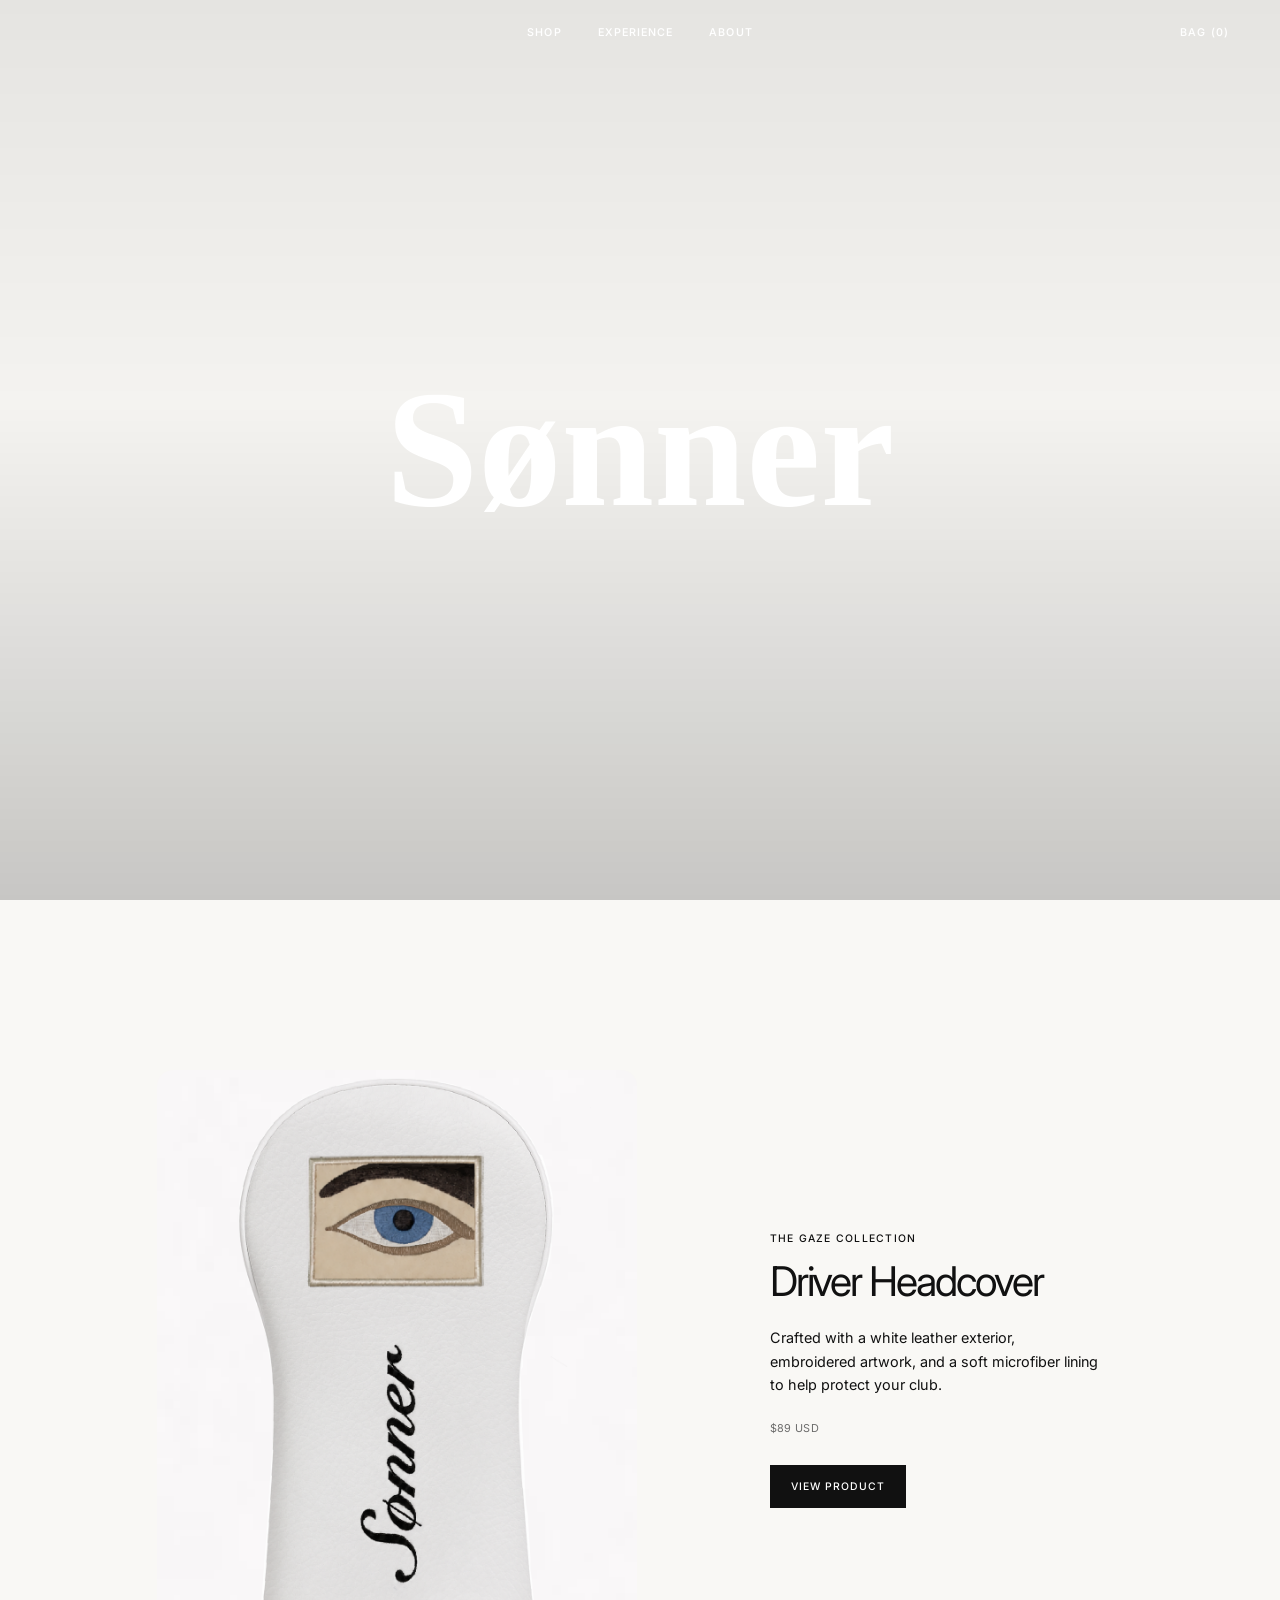
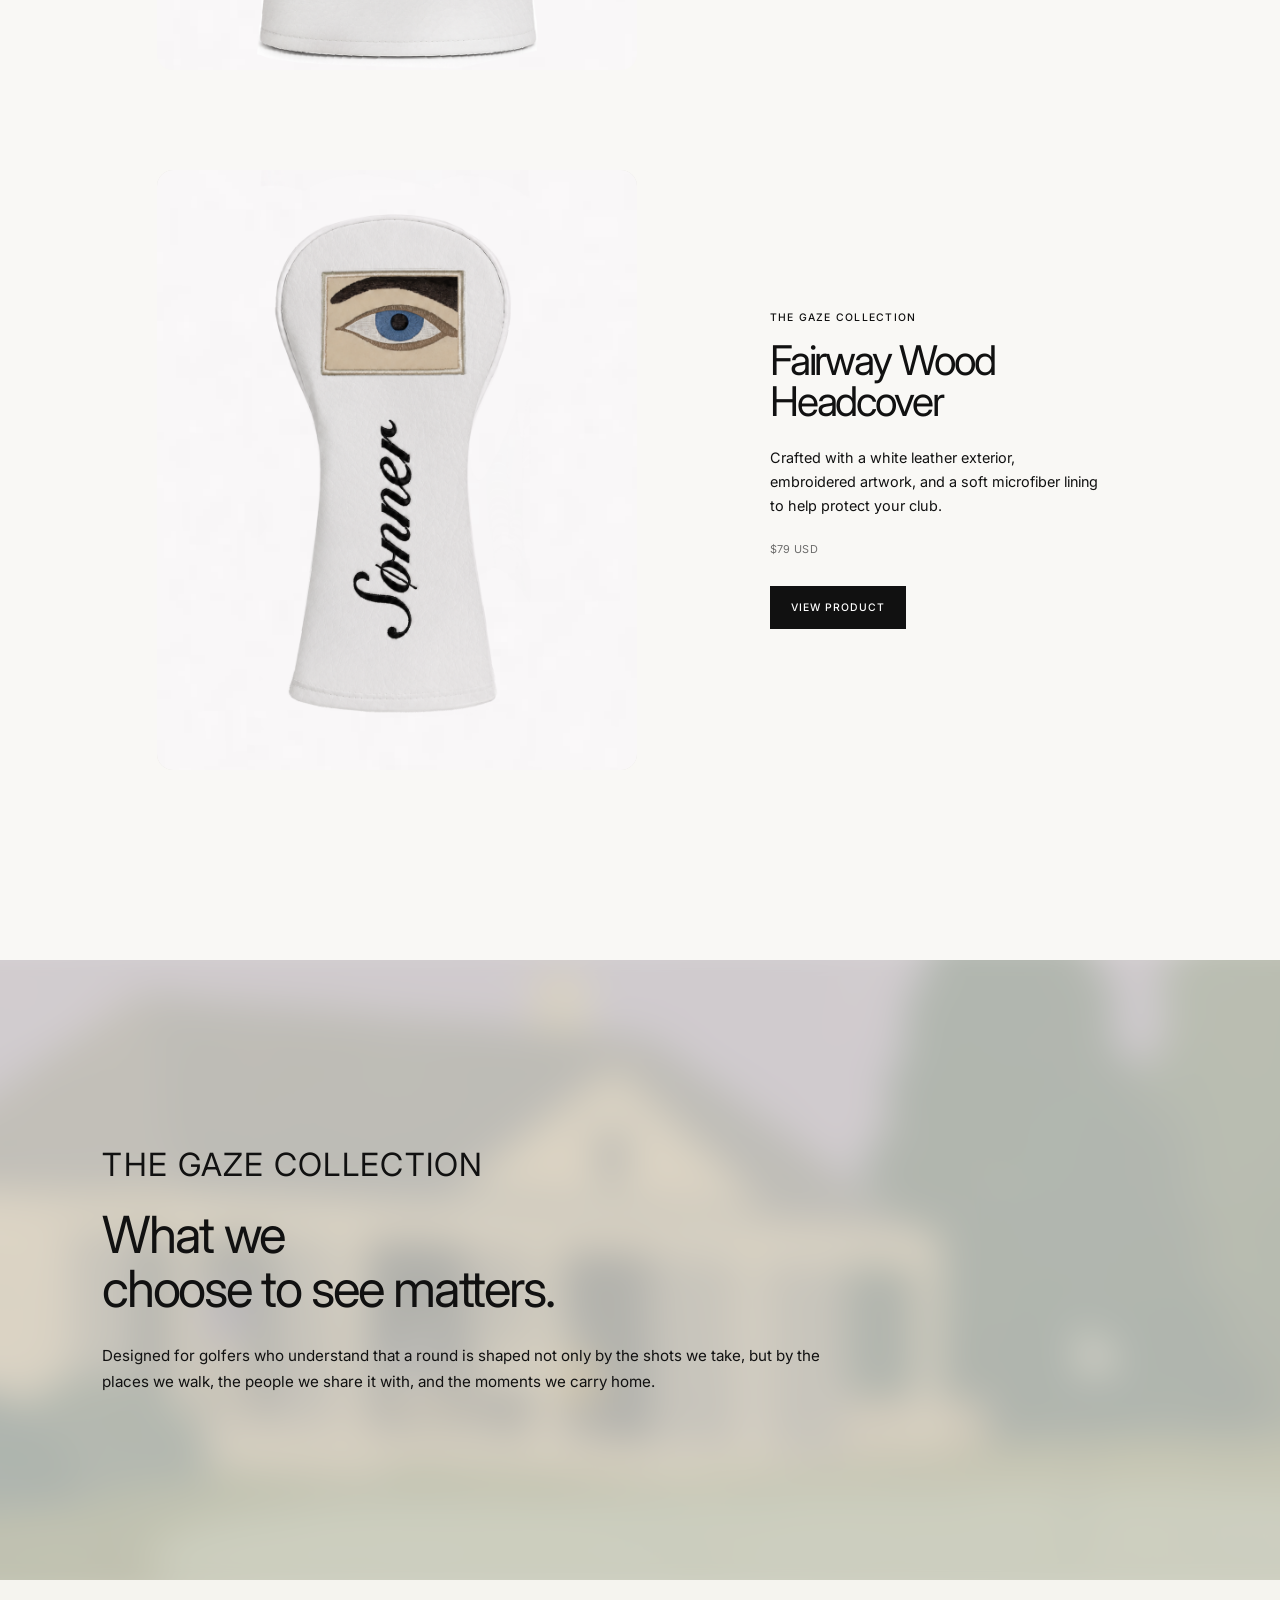
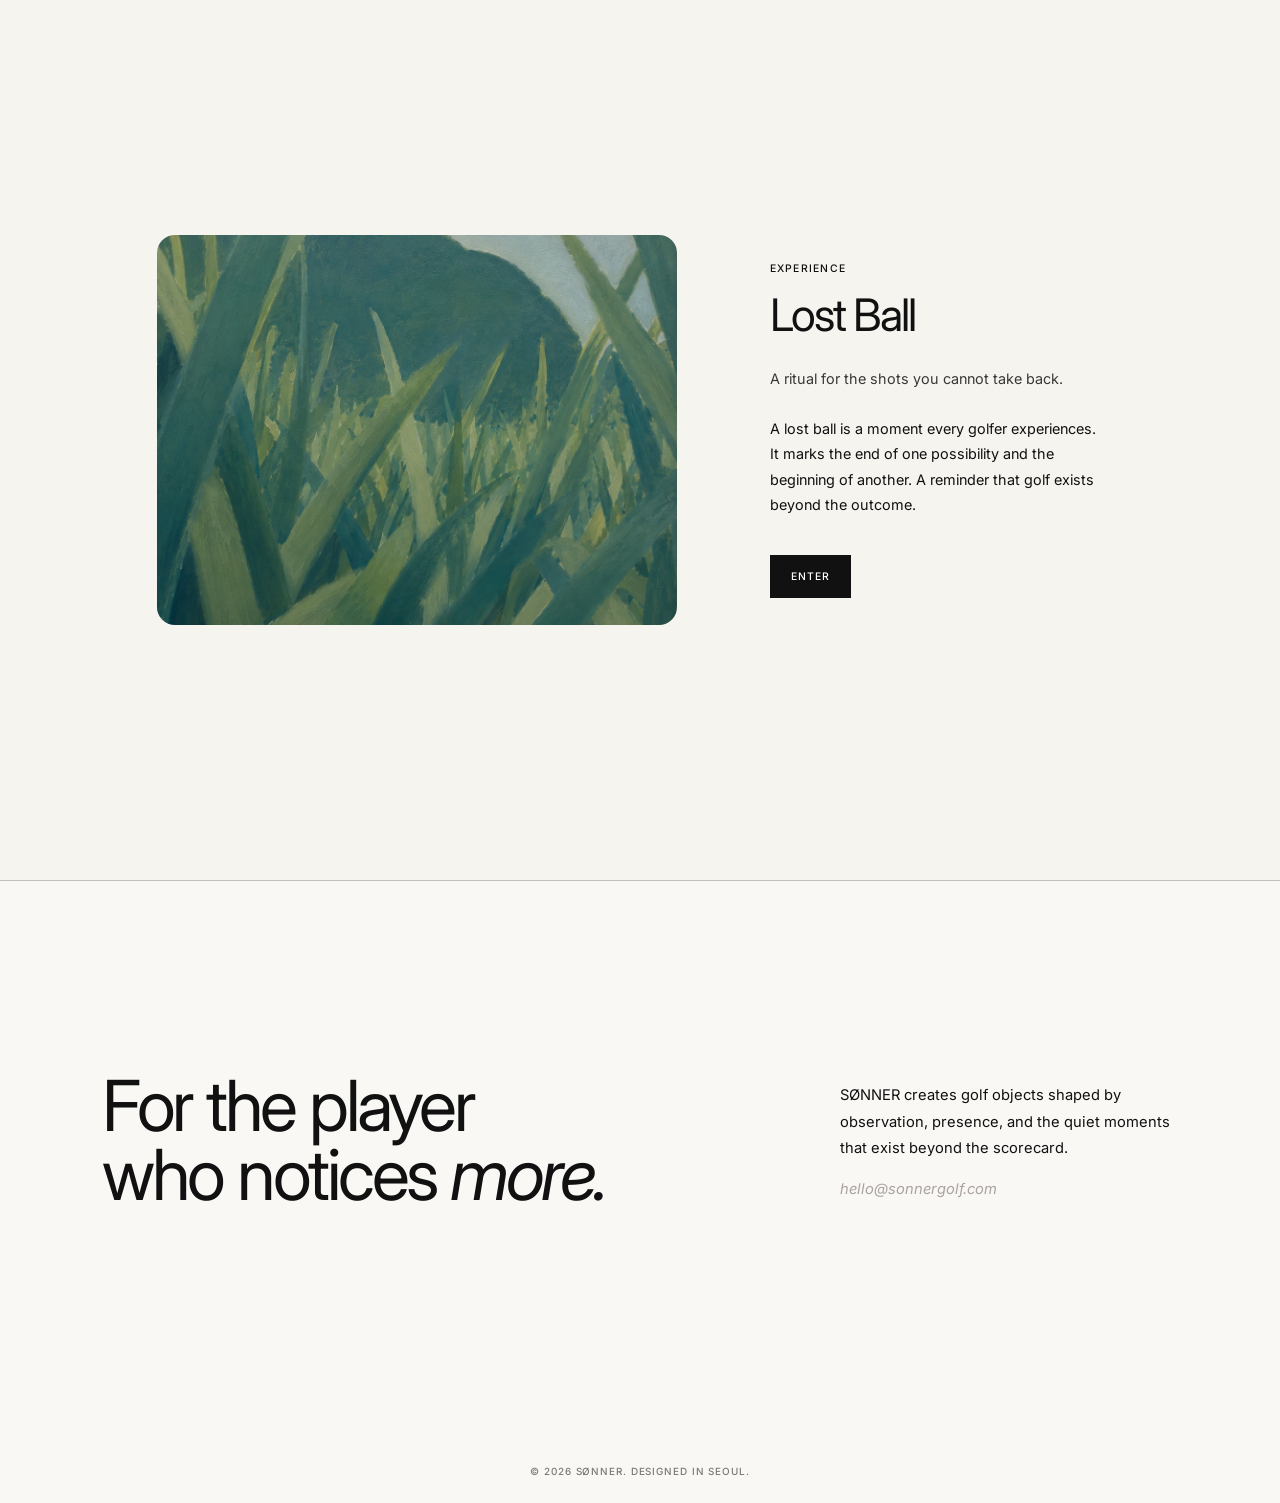
<file: index.html>
<!-- index.html -->

<!DOCTYPE html>

<html lang="en">
<head>
  <meta charset="UTF-8">
  <meta name="viewport" content="width=device-width, initial-scale=1.0">

  <title>SØNNER GOLF</title>
  <meta name="description" content="SØNNER GOLF. Golf objects and experiences beyond performance.">

  <link rel="canonical" href="https://sonnergolf.com/">
  <link rel="icon" type="image/png" href="image/sonner_favicon_48.png">

  <link rel="preconnect" href="https://fonts.googleapis.com">
  <link rel="preconnect" href="https://fonts.gstatic.com" crossorigin>
  <link href="https://fonts.googleapis.com/css2?family=Inter:wght@400;500&family=Playfair+Display:ital,wght@0,400;1,400&display=swap" rel="stylesheet">

  <style>
@font-face {
  font-family: "Snell Roundhand";
  src: local("Snell Roundhand");
}
</style>

<link rel="stylesheet" href="style.css">
</head>

<body>

<header class="site-header">

  <a href="index.html" class="wordmark">
     
  </a>

  <nav class="site-nav" aria-label="Main navigation">
    <a href="#collection">Shop</a>
    <a href="#experience">Experience</a>
    <a href="#about">About</a>
  </nav>

  <a href="#" class="header-bag" id="bagButton">
    Bag (<span id="bagCount">0</span>)
</a>

</header>

  <main>

<section class="hero" aria-label="SØNNER Golf">
  <div class="hero-image hero-image-one"></div>
  <div class="hero-image hero-image-two"></div>
  <div class="hero-shade"></div>

  <div class="hero-content">
    <h1>Sønner</h1>
  </div>
</section>

    <section id="collection" class="collection-section">

      <div class="collection-heading"></div>

      <div class="product-list">

<article class="product-row">
  <a href="driver.html" class="product-image-link">
    <img src="image/Final.png"
         alt="SØNNER Driver Headcover"
         class="product-image">
  </a>

  <div class="product-info">
    <p class="product-type">The Gaze Collection</p>
    <h3>Driver Headcover</h3>

    <p class="product-description">
      Crafted with a white leather exterior, embroidered artwork,
and a soft microfiber lining to help protect your club.

      
    </p>

    <p class="product-meta">$89 USD</p>

    <a href="driver.html" class="button button-dark button-square">
      View Product
    </a>
  </div>
</article>

<article class="product-row product-row-reverse">
  <a href="wood.html" class="product-image-link">
    <img src="image/Final 2.png"
         alt="SØNNER Fairway Wood Headcover"
         class="product-image">
  </a>

  <div class="product-info">
    <p class="product-type">The Gaze Collection</p>
    <h3>Fairway Wood Headcover</h3>

    <p class="product-description">
      Crafted with a white leather exterior, embroidered artwork,
and a soft microfiber lining to help protect your club.
    </p>

    <p class="product-meta">$79 USD</p>

    <a href="wood.html" class="button button-dark button-square">
      View Product
    </a>
  </div>
</article>

      </div>
    </section>

<!-- ---------- PHILOSOPHY ---------- -->

<section class="statement-section">

  <div class="gaze-intro">

    <p class="gaze-label">
      THE GAZE COLLECTION
    </p>

    <h2>
      What we 
      <br>choose to see matters.
    </h2>

    <p class="gaze-description">
Designed for golfers who understand that a round is shaped not only by the shots we take, but by the places we walk, the people we share it with, and the moments we carry home.    </p>

  </div>

</section>

   <section id="experience" class="experience-section">

  <div class="product-list">

    <article class="product-row">

      <a href="test.html" class="product-image-link lostball-link">
        <img src="image/lostball.png"
             alt="Lost Ball Experience"
             class="product-image">
      </a>

      <div class="product-info">
        <p class="product-type">Experience</p>

        <h3>Lost Ball</h3>

<p class="product-description">
  <span class="lostball-tagline">A ritual for the shots you cannot take back.</span><br><br>
  A lost ball is a moment every golfer experiences. It marks the end of one possibility and the beginning of another. A reminder that golf exists beyond the outcome.
</p>

        <a href="test.html"
           class="button button-dark button-square lostball-link">
          Enter
        </a>
      </div>

    </article>

  </div>

</section>

<section id="about" class="about-section">
  <div class="about-content">

    <h2>
      For the player<br>
      who notices <em>more.</em>
    </h2>

    <div class="about-text">
      <p>
        SØNNER creates golf objects shaped by observation, presence,
        and the quiet moments that exist beyond the scorecard.
      </p>

      <div class="about-contact">
        <a href="mailto:hello@sonnergolf.com">
          <em>hello@sonnergolf.com</em>
        </a>
      </div>
    </div>

  </div>
</section>

  </main>

  <footer class="site-footer">
    <p>© 2026 SØNNER. Designed in Seoul.</p>
  </footer>

  <script>
    const lostBallLinks = document.querySelectorAll(".lostball-link");

    lostBallLinks.forEach((link) => {
      link.addEventListener("click", function (event) {
        event.preventDefault();

        const audio = new Audio("humordome-teleport-whoosh-453276.mp3");
        audio.volume = 0.8;

        audio.play().finally(() => {
          window.open("test.html", "_blank", "noopener,noreferrer");
        });
      });
    });
  </script>


<div class="bag-overlay" id="bagOverlay"></div>

<aside class="bag-drawer" id="bagDrawer">

    <div class="bag-header">

        <h2>Bag</h2>

        <button id="closeBag">✕</button>

    </div>

    <div id="bagItems">

    </div>

    <div class="bag-footer">

        <p id="subtotal">
            Subtotal $0
        </p>

<button
class="button"
id="checkoutButton"
onclick="checkout()">
    Checkout
</button>

    </div>

</aside>

<script src="checkout.js"></script>


</body>
</html>



<script>

/* ---------- BAG DRAWER ---------- */

const bagButton = document.getElementById("bagButton");
const bagDrawer = document.getElementById("bagDrawer");
const bagOverlay = document.getElementById("bagOverlay");
const closeBag = document.getElementById("closeBag");


bagButton.addEventListener("click", function(e){

    e.preventDefault();

    loadBag();

    bagDrawer.classList.add("active");
    bagOverlay.classList.add("active");

});


closeBag.addEventListener("click", function(){

    bagDrawer.classList.remove("active");
    bagOverlay.classList.remove("active");

});


bagOverlay.addEventListener("click", function(){

    bagDrawer.classList.remove("active");
    bagOverlay.classList.remove("active");

});



/* ---------- LOAD BAG ---------- */


function loadBag(){


    const bag = JSON.parse(localStorage.getItem("bag")) || [];


    const container = document.getElementById("bagItems");


    container.innerHTML = "";


    let total = 0;

    let totalItems = 0;



    bag.forEach(item=>{


        total += item.price * item.quantity;

        totalItems += item.quantity;



        container.innerHTML += `


        <div class="bag-item">


            <img src="${item.image}" class="bag-image">


            <div class="bag-info">


                <strong>
                ${item.name}
                </strong>


                <p>
                $${item.price}
                </p>



                <div class="quantity-control">


                    <button onclick="changeQuantity('${item.id}', -1)">
                        −
                    </button>


                    <span>
                        ${item.quantity}
                    </span>


                    <button onclick="changeQuantity('${item.id}', 1)">
                        +
                    </button>


                </div>




                <button
                class="remove-btn"
                onclick="removeItem('${item.id}')">

                    Remove

                </button>



            </div>


        </div>


        `;


    });



    if(bag.length === 0){


        container.innerHTML =
        "<p style='opacity:.6;'>Your bag is empty.</p>";

    }



    document.getElementById("subtotal").textContent =
    "Subtotal $" + total;



    document.getElementById("bagCount").textContent =
    totalItems;


}





/* ---------- REMOVE ---------- */


function removeItem(id){


    let bag = JSON.parse(localStorage.getItem("bag")) || [];


    bag = bag.filter(item => item.id !== id);


    localStorage.setItem(
        "bag",
        JSON.stringify(bag)
    );


    loadBag();


}





/* ---------- QUANTITY ---------- */


function changeQuantity(id, change){


    let bag = JSON.parse(localStorage.getItem("bag")) || [];


    let item = bag.find(item => item.id === id);



    if(item){


        item.quantity += change;



        if(item.quantity < 1){

            item.quantity = 1;

        }



        if(item.quantity > 2){

            item.quantity = 2;

        }


    }



    localStorage.setItem(
        "bag",
        JSON.stringify(bag)
    );



    loadBag();


}




/* ---------- INITIALIZE ---------- */

loadBag();


window.addEventListener("pageshow", function () {
    loadBag();
});

</script>
</file>
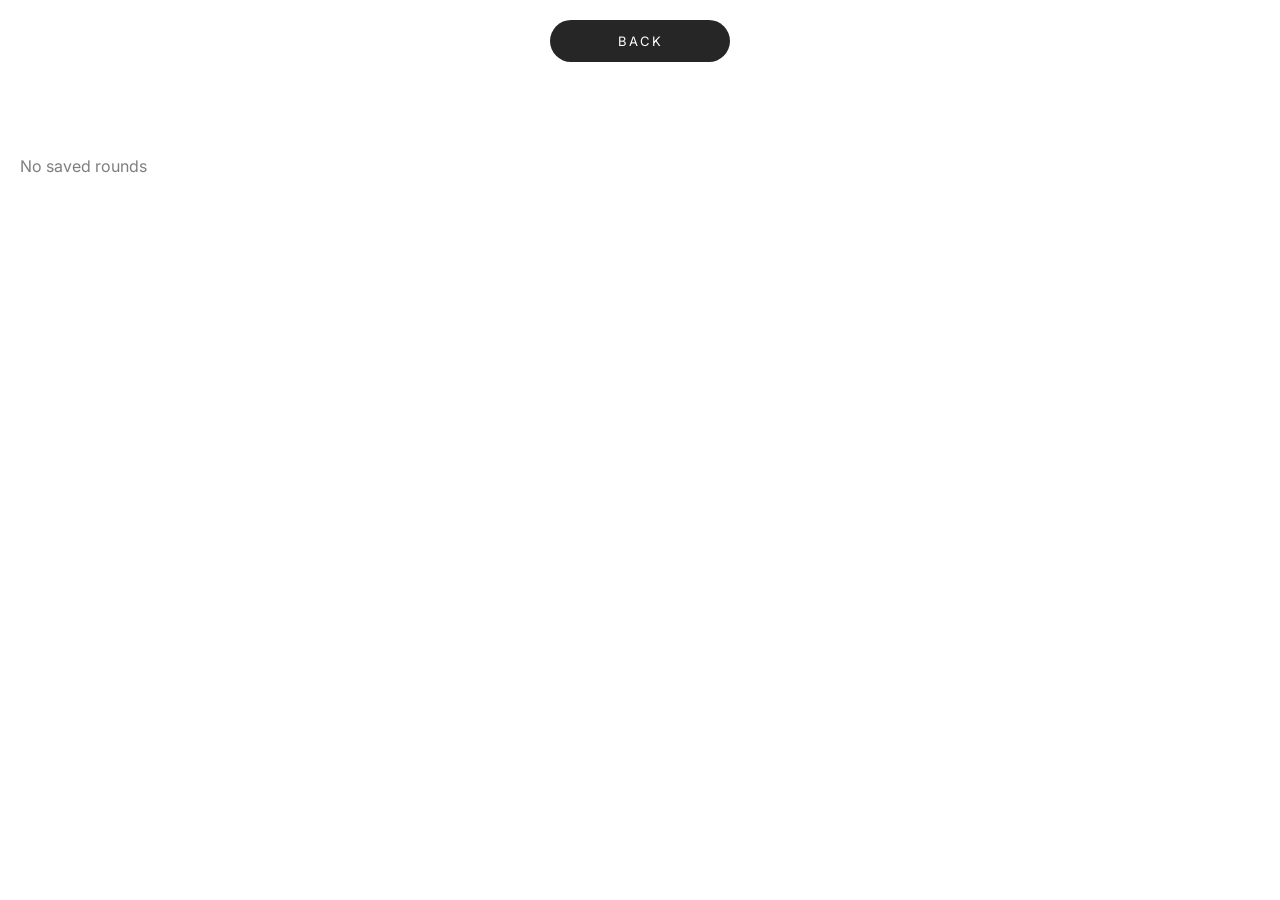
<file: archive.html>
<!DOCTYPE html>
<html lang="en">
<head>
<meta charset="UTF-8">
<meta name="viewport" content="width=device-width, initial-scale=1.0">

<title>ARCHIVE</title>

<link href="https://fonts.googleapis.com/css2?family=Inter:wght@300;400;500&display=swap" rel="stylesheet">

<style>
body {
  font-family: Inter, sans-serif;
  background: #fff;
  margin: 0;
  padding: 40px 20px;
}

/* top */
.top {
  position: fixed;
  top: 20px;
  left: 50%;
  transform: translateX(-50%);
  width: 180px;
  height: 42px;
  background: rgba(0,0,0,0.85);
  color: white;
  border-radius: 999px;
  display: flex;
  justify-content: center;
  align-items: center;
  font-size: 13px;
  letter-spacing: 2px;
  cursor: pointer;
  z-index: 10;
}

/* container -> GRID */
.container {
  margin-top: 100px;
  display: grid;
  grid-template-columns: repeat(auto-fill, minmax(160px, 1fr));
  gap: 16px;
}

/* square card */
.card {
  aspect-ratio: 1 / 1;
  border-radius: 20px;
  box-shadow: 0 10px 30px rgba(0,0,0,0.08);
  position: relative;
  cursor: pointer;
  background: white;
  padding: 14px;
  display: flex;
  flex-direction: column;
  justify-content: space-between;
  overflow: hidden;
}

/* title */
.title {
  font-size: 11px;
  opacity: 0.5;
  letter-spacing: 0.5px;
}

/* player rows */
.players {
  display: flex;
  flex-direction: column;
  gap: 6px;
  font-size: 13px;
}

/* row */
.player {
  display: flex;
  justify-content: space-between;
}

/* delete */
.delete {
  position: absolute;
  top: 10px;
  right: 10px;
  width: 26px;
  height: 26px;
  border-radius: 50%;
  background: #eee;
  display: flex;
  justify-content: center;
  align-items: center;
  cursor: pointer;
}

/* modal */
.modal-bg {
  position: fixed;
  inset: 0;
  background: rgba(0,0,0,0.35);
  display: none;
  justify-content: center;
  align-items: center;
}

.modal {
  width: 260px;
  background: white;
  border-radius: 20px;
  padding: 18px;
  display: flex;
  flex-direction: column;
  gap: 10px;
}

button {
  border: none;
  padding: 12px;
  border-radius: 12px;
  cursor: pointer;
}

.primary { background: black; color: white; }
.secondary { background: #eee; }
</style>
</head>

<body>

<div class="top" onclick="goBack()">BACK</div>

<div class="container" id="archiveContainer"></div>

<div class="modal-bg" id="modal">
  <div class="modal">
    <button class="primary" onclick="editRound()">Continue / Edit</button>
    <button class="secondary" onclick="viewFull()">Full Score</button>
    <button class="secondary" onclick="closeModal()">Cancel</button>
  </div>
</div>

<script>
let archives = JSON.parse(localStorage.getItem("golfArchives")) || [];
let selected = null;

function render() {
  const container = document.getElementById("archiveContainer");
  container.innerHTML = "";

  if (!archives.length) {
    container.innerHTML = "<p style='opacity:0.5'>No saved rounds</p>";
    return;
  }

  archives.slice().reverse().forEach((round, i) => {
    const index = archives.length - 1 - i;

    const card = document.createElement("div");
    card.className = "card";

    const date = new Date(round.date).toLocaleString();

    let html = `
      <div>
        <div class="title">ROUND ${i + 1}</div>
        <div class="title">${date}</div>
      </div>
      <div class="players">
    `;

    round.players.forEach((p, pi) => {
      let total = 0;
      for (let h = 1; h <= 18; h++) {
        total += round.scores[h]?.[pi] || 0;
      }

      html += `<div class="player">
        <span>${p.name}</span>
        <span>${total}</span>
      </div>`;
    });

    html += `</div>`;
    card.innerHTML = html;

    card.onclick = () => {
      selected = index;
      document.getElementById("modal").style.display = "flex";
    };

    const del = document.createElement("div");
    del.className = "delete";
    del.innerText = "×";

    del.onclick = (e) => {
      e.stopPropagation();
      archives.splice(index, 1);
      localStorage.setItem("golfArchives", JSON.stringify(archives));
      render();
    };

    card.appendChild(del);
    container.appendChild(card);
  });
}

function editRound() {
  localStorage.setItem("editMode", "true");
  localStorage.setItem("activeArchiveIndex", selected);
  window.location.href = "hole.html";
}

function viewFull() {
  const r = archives[selected];
  alert(r.players.map((p,i)=>{
    let t=0;
    for(let h=1;h<=18;h++) t+=r.scores[h]?.[i]||0;
    return `${p.name}: ${t}`;
  }).join("\n"));
}

function closeModal(){
  document.getElementById("modal").style.display="none";
}

function goBack(){
  window.location.href="score.html";
}

render();
</script>

</body>
</html>
</file>
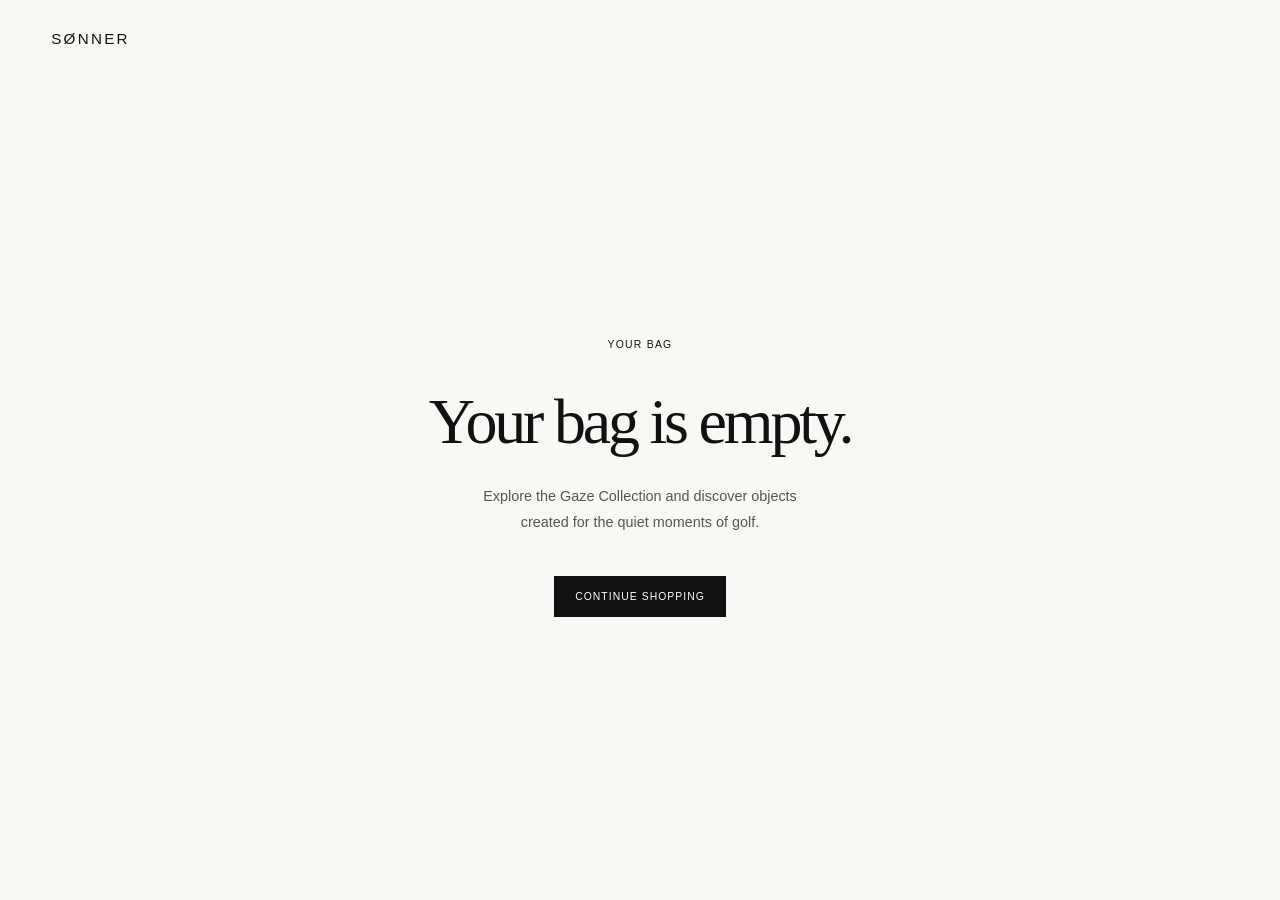
<file: cart.html>
<!DOCTYPE html>

<html lang="en">

<head>
  <meta charset="UTF-8">
  <meta name="viewport" content="width=device-width, initial-scale=1.0">

  <title>Bag | SØNNER</title>

  <link rel="icon" type="image/png" href="image/sonner_favicon_48.png">

  <link rel="stylesheet" href="style.css">

</head>


<body class="cart-page">


<header class="simple-header">

  <a href="index.html" class="wordmark">
    SØNNER
  </a>

</header>


<main class="cart-container">

  <p class="cart-label">
    YOUR BAG
  </p>


  <h1>
    Your bag is empty.
  </h1>


  <p class="cart-description">
    Explore the Gaze Collection and discover objects
    created for the quiet moments of golf.
  </p>


  <a href="index.html#collection" class="button button-dark">
    Continue Shopping
  </a>


</main>


</body>

</html>
</file>
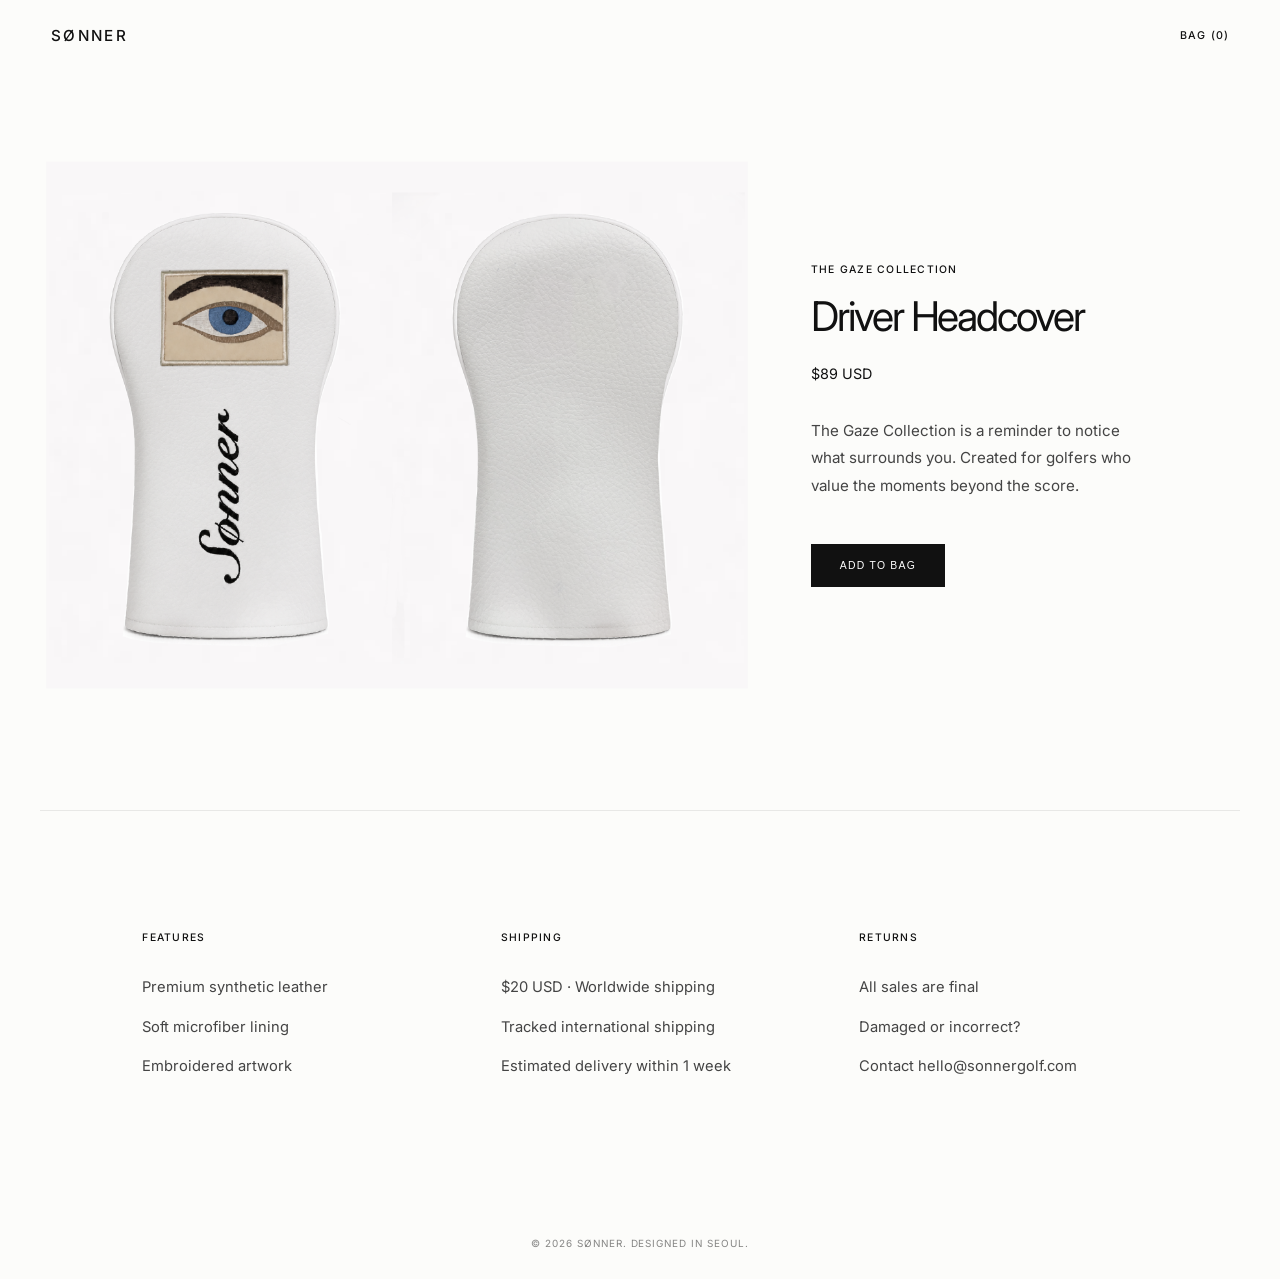
<file: driver.html>
<!DOCTYPE html>
<html lang="en">

<head>

<meta charset="UTF-8">
<meta name="viewport" content="width=device-width, initial-scale=1.0">

<title>SØNNER | Driver Headcover</title>

<meta name="description" content="SØNNER Driver Headcover from The Gaze Collection. Golf objects beyond performance.">

<link rel="icon" type="image/png" href="image/sonner_favicon_48.png">

<link rel="preconnect" href="https://fonts.googleapis.com">
<link rel="preconnect" href="https://fonts.gstatic.com" crossorigin>

<link href="https://fonts.googleapis.com/css2?family=Inter:wght@400;500&family=Playfair+Display:ital,wght@0,400;1,400&display=swap" rel="stylesheet">

<link rel="stylesheet" href="cover.css">

</head>



<body>

<header class="site-header">

    <a href="index.html" class="wordmark">
        SØNNER
    </a>

    <a href="#" class="header-bag" id="bagButton">
        Bag (<span id="bagCount">0</span>)
    </a>

</header>




<main>



<section class="product-page">



<div class="product-gallery">

<img src="image/detailsdriver.png"
alt="SØNNER Driver Headcover">

</div>





<div class="product-info">


<p class="collection">
The Gaze Collection
</p>



<h1>
Driver Headcover
</h1>



<p class="price">
$89 USD
</p>




<p class="description">

The Gaze Collection is a reminder to notice what surrounds you.

Created for golfers who value the moments beyond the score.

</p>




<div class="product-buttons">

<button
class="button"
id="add-driver">
Add to Bag
</button>

</div>


</div>



</section>




<section class="product-info-grid">

  <div class="info-column">

    <p class="section-label">Features</p>

    <ul class="spec-list">
        <li>Premium synthetic leather</li>
        <li>Soft microfiber lining</li>
        <li>Embroidered artwork</li>
    </ul>

</div>

<div class="info-column">

    <p class="section-label">Shipping</p>

    <ul class="spec-list">
        <li>$20 USD · Worldwide shipping</li>
        <li>Tracked international shipping</li>
        <li>Estimated delivery within 1 week</li>
    </ul>

</div>

<div class="info-column">

    <p class="section-label">Returns</p>

    <ul class="spec-list">
        <li>All sales are final</li>
        <li>Damaged or incorrect?</li>
        <li>Contact hello@sonnergolf.com</li>
    </ul>

</div>

</section>


</main>






<footer class="site-footer">

<p>
© 2026 SØNNER. Designed in Seoul.
</p>

</footer>


<div class="bag-overlay" id="bagOverlay"></div>

<aside class="bag-drawer" id="bagDrawer">

    <div class="bag-header">

        <h2>Bag</h2>

        <button id="closeBag">✕</button>

    </div>

    <div id="bagItems"></div>

<div class="bag-footer">

    <p id="subtotal">
        Subtotal $0
    </p>

<button
class="button"
id="checkoutButton"
onclick="checkout()">
    Checkout
</button>


</div>
</aside>

<script>

/* ---------- PRODUCT ---------- */

const driver = {
    id: "driver",
    name: "Driver Headcover",
    price: 89,
    image: "image/drivercover.png",
    quantity: 1
};

/* ---------- ADD TO BAG ---------- */

document.getElementById("add-driver").addEventListener("click", function(){

    let bag = JSON.parse(localStorage.getItem("bag")) || [];

    const existing = bag.find(item => item.id === driver.id);


    if(existing){

        if(existing.quantity < 2){

            existing.quantity++;

        }

    }else{

        bag.push(driver);

    }


    localStorage.setItem(
        "bag",
        JSON.stringify(bag)
    );


    loadBag();


    bagDrawer.classList.add("active");

    bagOverlay.classList.add("active");


});


/* ---------- BAG DRAWER ---------- */

const bagButton = document.getElementById("bagButton");
const bagDrawer = document.getElementById("bagDrawer");
const bagOverlay = document.getElementById("bagOverlay");
const closeBag = document.getElementById("closeBag");

bagButton.addEventListener("click", function(e){

    e.preventDefault();

    loadBag();

    bagDrawer.classList.add("active");
    bagOverlay.classList.add("active");

});

closeBag.addEventListener("click", function(){

    bagDrawer.classList.remove("active");
    bagOverlay.classList.remove("active");

});

bagOverlay.addEventListener("click", function(){

    bagDrawer.classList.remove("active");
    bagOverlay.classList.remove("active");

});


/* ---------- LOAD BAG ---------- */

function loadBag(){

    const bag = JSON.parse(localStorage.getItem("bag")) || [];

    const container = document.getElementById("bagItems");

    container.innerHTML = "";

    let total = 0;
    let totalItems = 0;

    bag.forEach(item=>{

    total += item.price * item.quantity;
    totalItems += item.quantity;

    container.innerHTML += `

        <div class="bag-item">

            <img src="${item.image}" class="bag-image">

            <div class="bag-info">

                <strong>${item.name}</strong>

                <p>$${item.price}</p>

<div class="quantity-control">

    <button onclick="changeQuantity('${item.id}', -1)">
        −
    </button>

    <span>
        ${item.quantity}
    </span>

    <button onclick="changeQuantity('${item.id}', 1)">
        +
    </button>

</div>
                <button 
                class="remove-btn"
                onclick="removeItem('${item.id}')">
                    Remove
                </button>

            </div>

        </div>

    `;

});

    document.getElementById("subtotal").textContent =
    "Subtotal $" + total;

    document.getElementById("bagCount").textContent =
    totalItems;

    if(bag.length===0){

        container.innerHTML =
        "<p style='opacity:.6;'>Your bag is empty.</p>";

    }

}

/* ---------- INITIALIZE ---------- */

loadBag();

function removeItem(id){

    let bag = JSON.parse(localStorage.getItem("bag")) || [];

    bag = bag.filter(item => item.id !== id);

    localStorage.setItem("bag", JSON.stringify(bag));

    loadBag();

}
function changeQuantity(id, change){

    let bag = JSON.parse(localStorage.getItem("bag")) || [];

    let item = bag.find(item => item.id === id);


    if(item){

        item.quantity += change;


        if(item.quantity < 1){

            item.quantity = 1;

        }


        if(item.quantity > 2){

            item.quantity = 2;

        }

    }


    localStorage.setItem(
        "bag",
        JSON.stringify(bag)
    );


    loadBag();

}

</script>

<script src="checkout.js"></script>

</body>

</html>
</file>
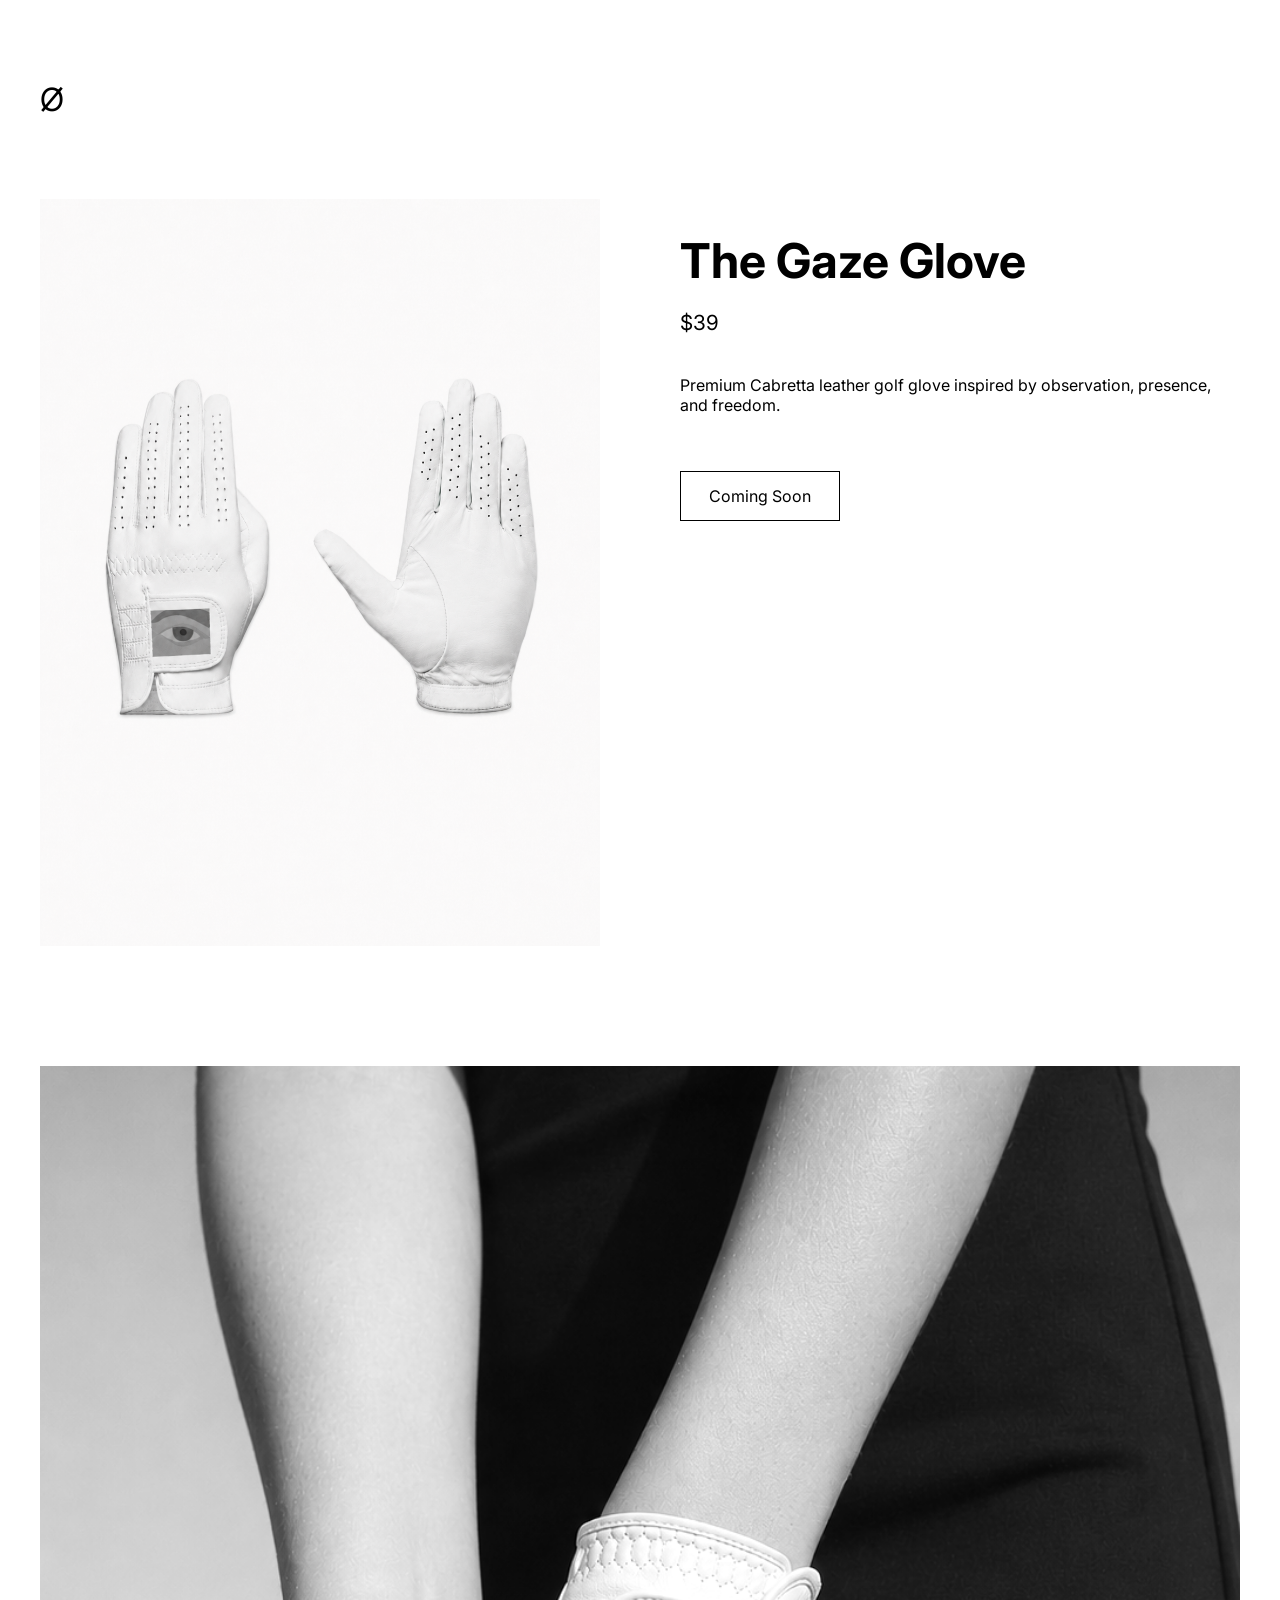
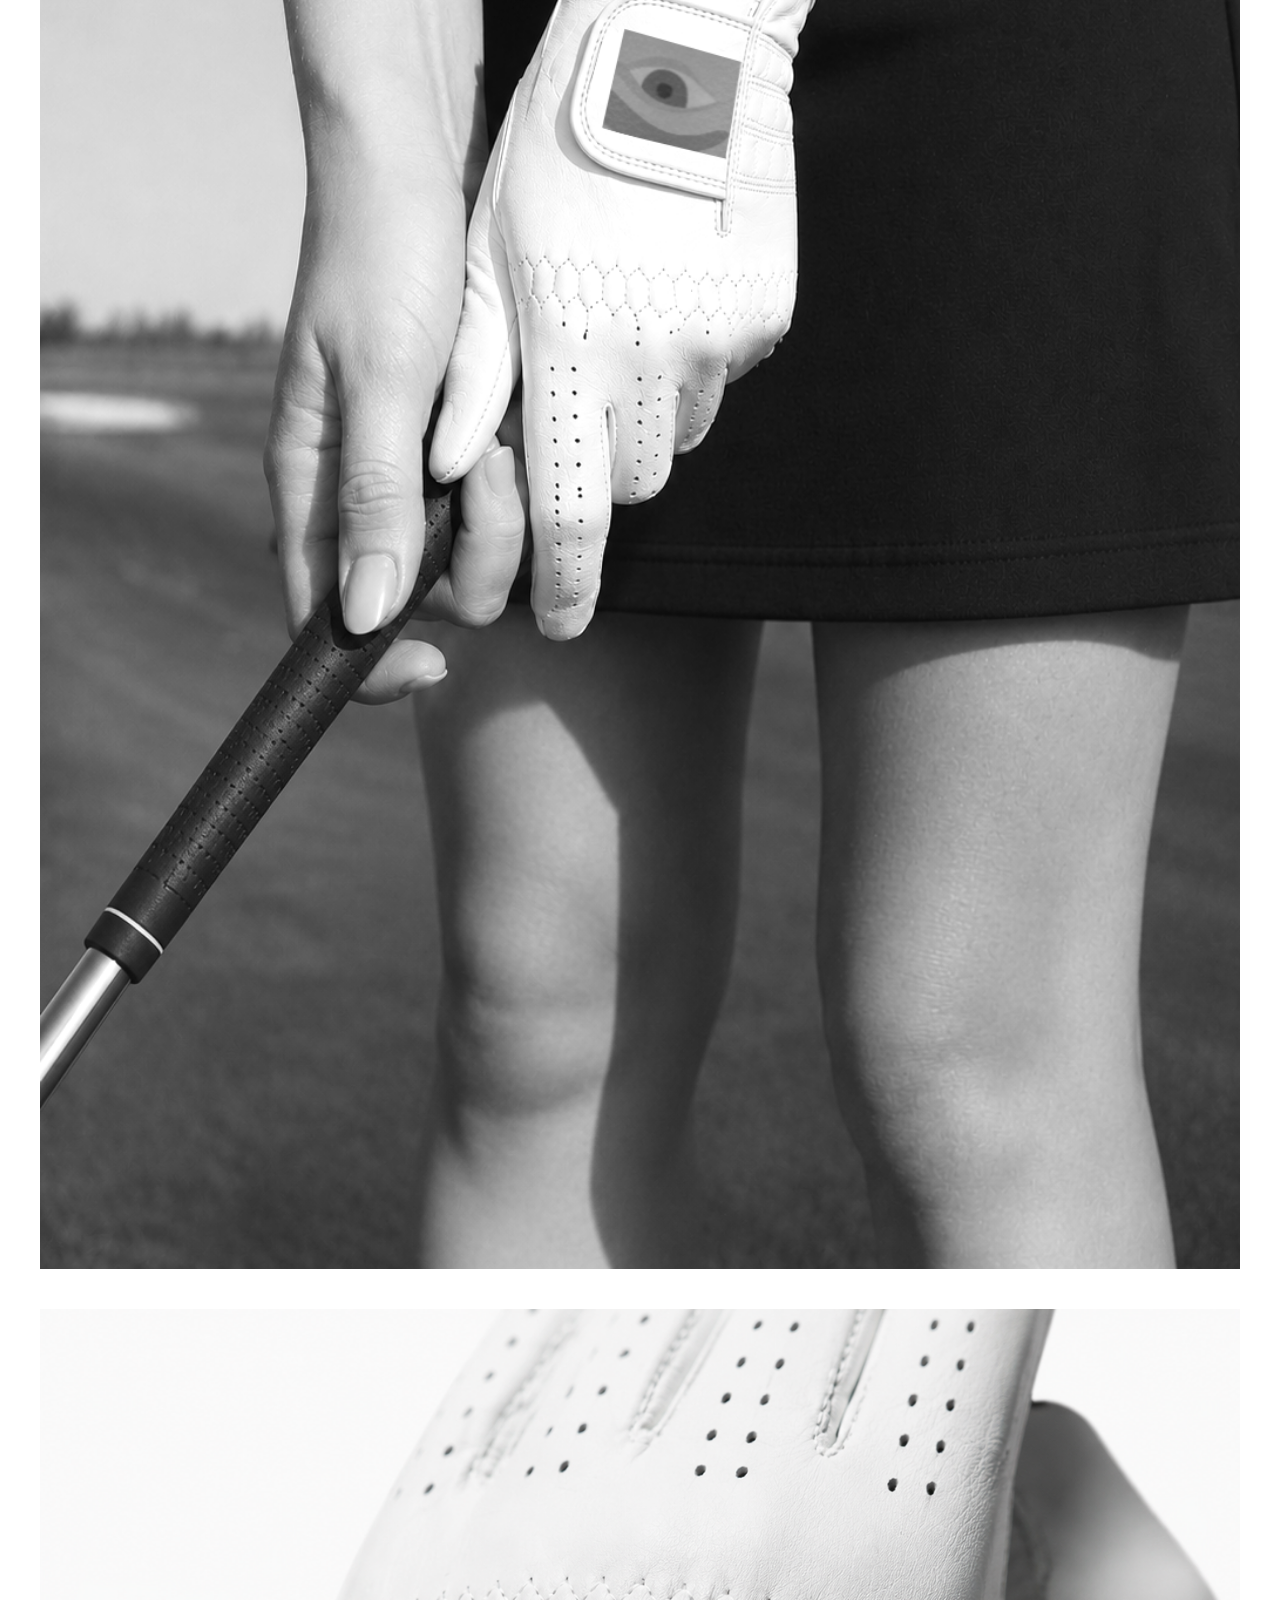
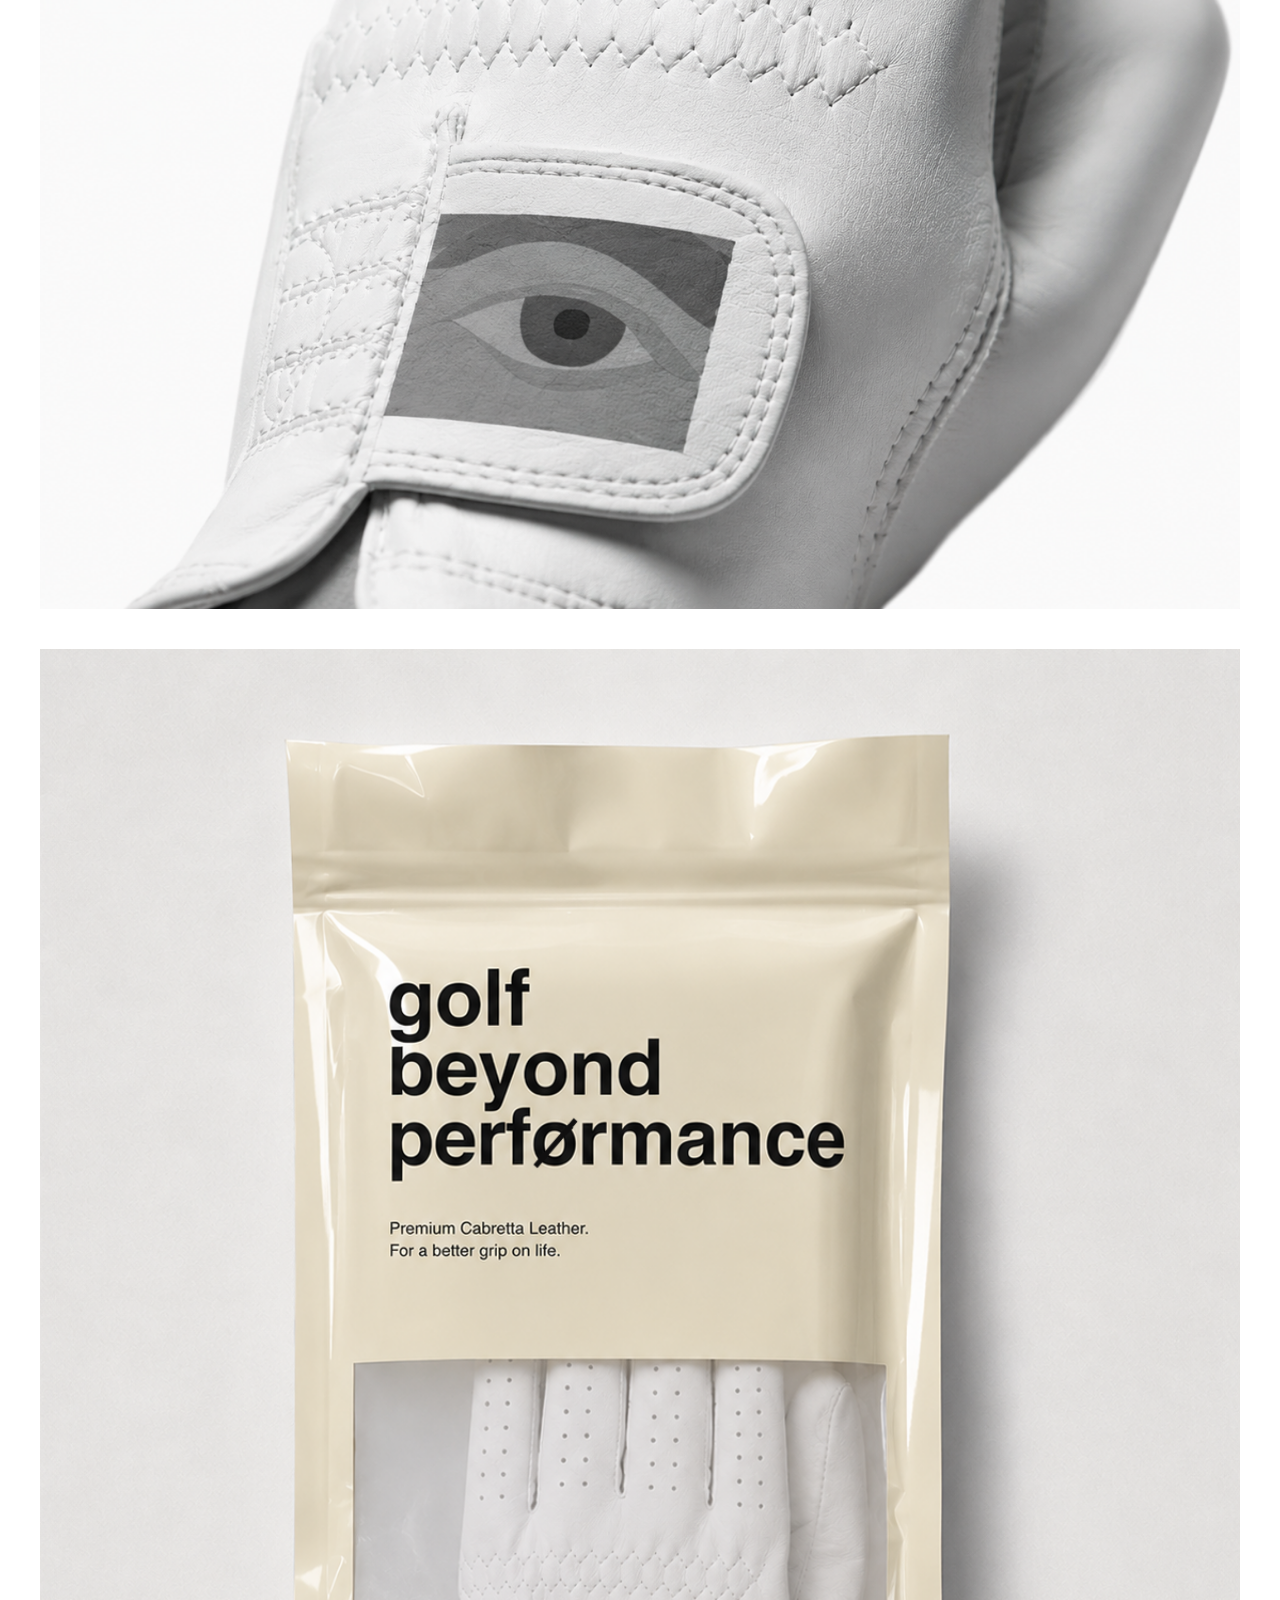
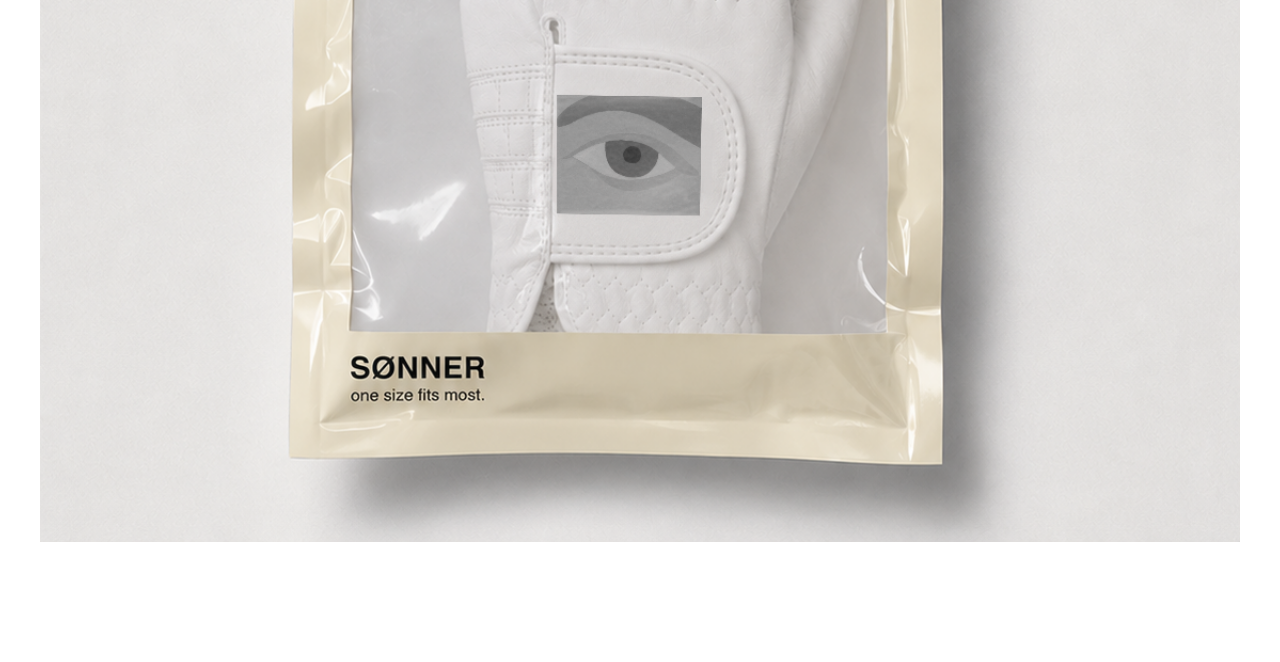
<file: gazeglove.html>
<!DOCTYPE html>
<html lang="en">
<head>
<meta charset="UTF-8">
<meta name="viewport" content="width=device-width, initial-scale=1.0">

<title>The Gaze Glove | SØNNER</title>

<link href="https://fonts.googleapis.com/css2?family=Inter:wght@300;400;500&display=swap" rel="stylesheet">

<style>

body{
    font-family:'Inter',sans-serif;
    margin:0;
    background:white;
    color:black;
}

.container{
    max-width:1200px;
    margin:auto;
    padding:80px 40px;
}

.logo{
    text-decoration:none;
    color:black;
    font-size:2rem;
}

.product{
    display:grid;
    grid-template-columns:1fr 1fr;
    gap:80px;
    margin-top:80px;
}

.product img{
    width:100%;
}

.title{
    font-size:3rem;
    margin-bottom:20px;
}

.price{
    font-size:1.3rem;
    margin-bottom:40px;
}

.button{
    display:inline-block;
    padding:14px 28px;
    border:1px solid black;
    color:black;
    text-decoration:none;
}

.button:hover{
    background:black;
    color:white;
}

.gallery{
    margin-top:120px;
}

.gallery img{
    width:100%;
    display:block;
    margin-bottom:40px;
}

@media(max-width:900px){

.product{
    grid-template-columns:1fr;
}

}

</style>
</head>

<body>

<div class="container">

<a href="index.html" class="logo">Ø</a>

<div class="product">

<img src="image/gaze-glove.jpg" alt="">

<div>

<h1 class="title">The Gaze Glove</h1>

<div class="price">$39</div>

<p>
Premium Cabretta leather golf glove inspired by observation,
presence, and freedom.
</p>

<br><br>

<a href="#" class="button">Coming Soon</a>

</div>

</div>

<div class="gallery">

<img src="image/gaze-glove-1.jpg" alt="">

<img src="image/gaze-glove-2.jpg" alt="">

<img src="image/gaze-glove-3.jpg" alt="">

</div>

</div>

</body>
</html>
</file>
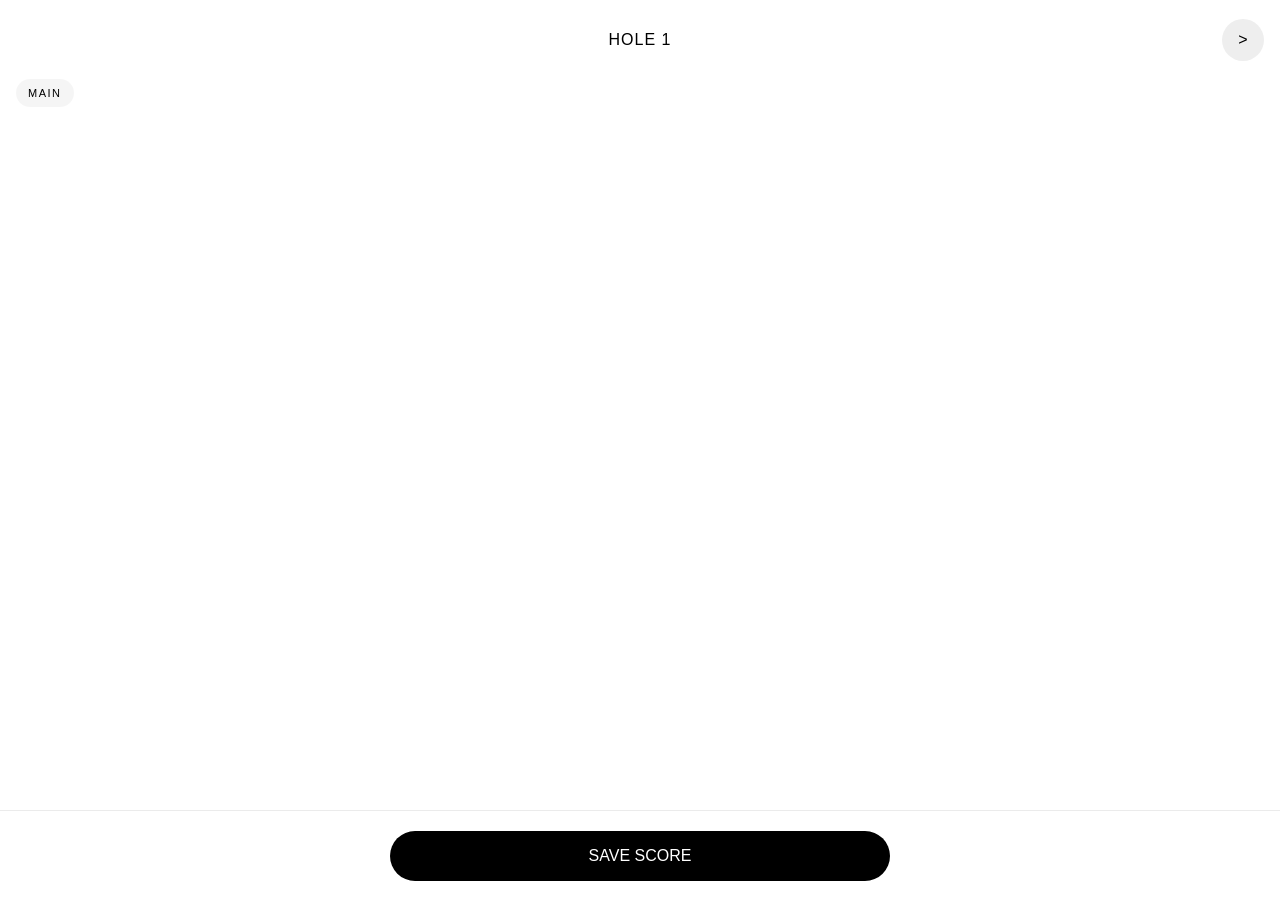
<file: hole.html>
<!DOCTYPE html>
<html lang="en">
<head>
<meta charset="UTF-8">
<meta name="viewport" content="width=device-width, initial-scale=1.0">

<title>SCOREBOARD</title>

<link rel="stylesheet" href="hole.css">

<style>

/* ===== TOP BAR ===== */
.top {
  position: fixed;
  top: 0;
  width: 100%;
  height: 80px;
  display: flex;
  justify-content: center;
  align-items: center;
  background: white;
  z-index: 10;
}

.wrapper {
  display: flex;
  align-items: center;
  justify-content: center;
  width: 100%;
  position: relative;
}

.hole {
  font-weight: 500;
  letter-spacing: 1px;
}

/* BACK TO ARCHIVE */
.back-archive {
  position: absolute;
  left: 16px;
  font-size: 12px;
  letter-spacing: 1.5px;
  padding: 10px 14px;
  border-radius: 999px;
  background: rgba(0,0,0,0.06);
  cursor: pointer;
  display: none;
  user-select: none;
}

/* NEW: MAIN PAGE BUTTON */
.main-page {
  position: absolute;
  left: 16px;
  top: 48px;
  font-size: 11px;
  letter-spacing: 1.5px;
  padding: 8px 12px;
  border-radius: 999px;
  background: rgba(0,0,0,0.04);
  cursor: pointer;
  user-select: none;
  transition: 0.2s ease;
}

.main-page:active {
  transform: scale(0.96);
}

/* NEXT BUTTON */
.next-hole {
  position: absolute;
  right: 16px;
  width: 42px;
  height: 42px;
  border-radius: 50%;
  background: #eee;
  display: flex;
  justify-content: center;
  align-items: center;
  cursor: pointer;
}

/* CONTENT */
.content {
  padding-top: 100px;
  padding-bottom: 120px;
}

/* SAVE BAR */
.save-bar {
  position: fixed;
  bottom: 0;
  left: 0;
  width: 100%;
  height: 90px;
  background: rgba(255,255,255,0.9);
  backdrop-filter: blur(12px);
  display: flex;
  justify-content: center;
  align-items: center;
  border-top: 1px solid rgba(0,0,0,0.08);
  z-index: 20;
}

.save-btn {
  width: 90%;
  max-width: 500px;
  height: 50px;
  border-radius: 999px;
  border: none;
  background: black;
  color: white;
  font-size: 16px;
}

/* PLAYER */
.player-row {
  display: flex;
  align-items: center;
  height: 78px;
  margin: 12px auto;
  width: 90%;
  max-width: 700px;
  box-shadow: 0 8px 24px rgba(0,0,0,0.08);
  border-radius: 999px;
  padding: 0 20px;
}

.player-avatar img {
  width: 54px;
  height: 54px;
  border-radius: 12px;
  object-fit: cover;
  margin-right: 16px;
}

.player-name {
  flex: 1;
}

.score-controls {
  display: flex;
  gap: 12px;
  align-items: center;
}

.score-controls button {
  width: 32px;
  height: 32px;
  border-radius: 50%;
  border: none;
  background: #f2f2f2;
}

/* END SCREEN */
#endScreen {
  position: fixed;
  inset: 0;
  background: white;
  display: none;
  flex-direction: column;
  justify-content: center;
  align-items: center;
  gap: 16px;
  z-index: 999;
  font-family: Inter, sans-serif;
}

#endScreen button {
  padding: 12px 20px;
  border-radius: 999px;
  border: none;
  cursor: pointer;
}

</style>

</head>

<body>

<!-- TOP -->
<div class="top">
  <div class="wrapper">

    <!-- MAIN PAGE BUTTON -->
    <div class="main-page" onclick="goMain()">MAIN</div>

    <!-- BACK TO ARCHIVE (only in edit mode) -->
    <div class="back-archive" id="backBtn">GO BACK TO ARCHIVE</div>

    <div class="hole" id="holeText">HOLE 1</div>

    <div class="next-hole" id="nextBtn">&gt;</div>

  </div>
</div>

<!-- CONTENT -->
<div class="content">
  <div id="playersContainer"></div>
</div>

<!-- SAVE -->
<div class="save-bar">
  <button class="save-btn" id="saveBtn">SAVE SCORE</button>
</div>

<!-- END SCREEN -->
<div id="endScreen">
  <h2>Round Complete</h2>

  <button onclick="window.location.href='score.html'" style="background:black; color:white;">
    Go to Scoreboard
  </button>

  <button onclick="window.location.href='archive.html'" style="background:#eee;">
    Archive
  </button>

  <button onclick="window.location.href='test.html'" style="background:#f5f5f5;">
    Cool off
  </button>
</div>

<script>

let hole = 1;
const max = 18;

const playerData = JSON.parse(localStorage.getItem("playerData")) || [];
const container = document.getElementById("playersContainer");
const holeText = document.getElementById("holeText");
const saveBtn = document.getElementById("saveBtn");
const backBtn = document.getElementById("backBtn");
const nextBtn = document.getElementById("nextBtn");

const fromArchive = localStorage.getItem("editMode") === "true";

if (fromArchive) {
  backBtn.style.display = "inline-flex";
}

/* ===== MAIN PAGE NAV ===== */
function goMain() {
  window.location.href = "score.html";
}

/* BACK TO ARCHIVE */
backBtn.addEventListener("click", () => {
  localStorage.removeItem("editMode");
  localStorage.removeItem("activeArchiveIndex");
  window.location.href = "archive.html";
});

/* SCORES */
let savedScores = JSON.parse(localStorage.getItem("golfScores")) || {};
let draftScores = {};

for (let h = 1; h <= max; h++) {
  if (!savedScores[h]) savedScores[h] = [];
  if (!draftScores[h]) draftScores[h] = [];

  for (let p = 0; p < playerData.length; p++) {
    savedScores[h][p] = Number(savedScores[h][p] || 0);
    draftScores[h][p] = savedScores[h][p];
  }
}

function changeScore(i, val) {
  draftScores[hole][i] = (Number(draftScores[hole][i]) || 0) + val;
  document.getElementById(`score-${i}`).textContent = draftScores[hole][i];
}

function renderPlayers() {
  container.innerHTML = "";

  playerData.forEach((p, i) => {
    const row = document.createElement("div");
    row.className = "player-row";

    row.innerHTML = `
      <div class="player-avatar">
        <img src="${p.image}">
      </div>

      <div class="player-name">${p.name || "Player " + (i + 1)}</div>

      <div class="score-controls">
        <button data-i="${i}" data-v="-1">−</button>
        <span id="score-${i}">${draftScores[hole][i]}</span>
        <button data-i="${i}" data-v="1">+</button>
      </div>
    `;

    container.appendChild(row);
  });
}

container.addEventListener("click", (e) => {
  const btn = e.target.closest("button");
  if (!btn) return;
  changeScore(Number(btn.dataset.i), Number(btn.dataset.v));
});

/* SAVE */
function saveHole() {
  for (let i = 0; i < playerData.length; i++) {
    savedScores[hole][i] = draftScores[hole][i];
  }

  localStorage.setItem("golfScores", JSON.stringify(savedScores));

  saveBtn.textContent = "SAVED ✔";
  setTimeout(() => saveBtn.textContent = "SAVE SCORE", 800);
}

/* NEXT HOLE */
nextBtn.addEventListener("click", () => {

  if (hole === max) {
    document.querySelector(".top").style.display = "none";
    document.querySelector(".content").style.display = "none";
    document.querySelector(".save-bar").style.display = "none";

    document.getElementById("endScreen").style.display = "flex";
    return;
  }

  hole++;
  update();
});

function update() {
  holeText.textContent = `HOLE ${hole}`;
  renderPlayers();
}

saveBtn.addEventListener("click", saveHole);

update();

</script>

</body>
</html>
</file>
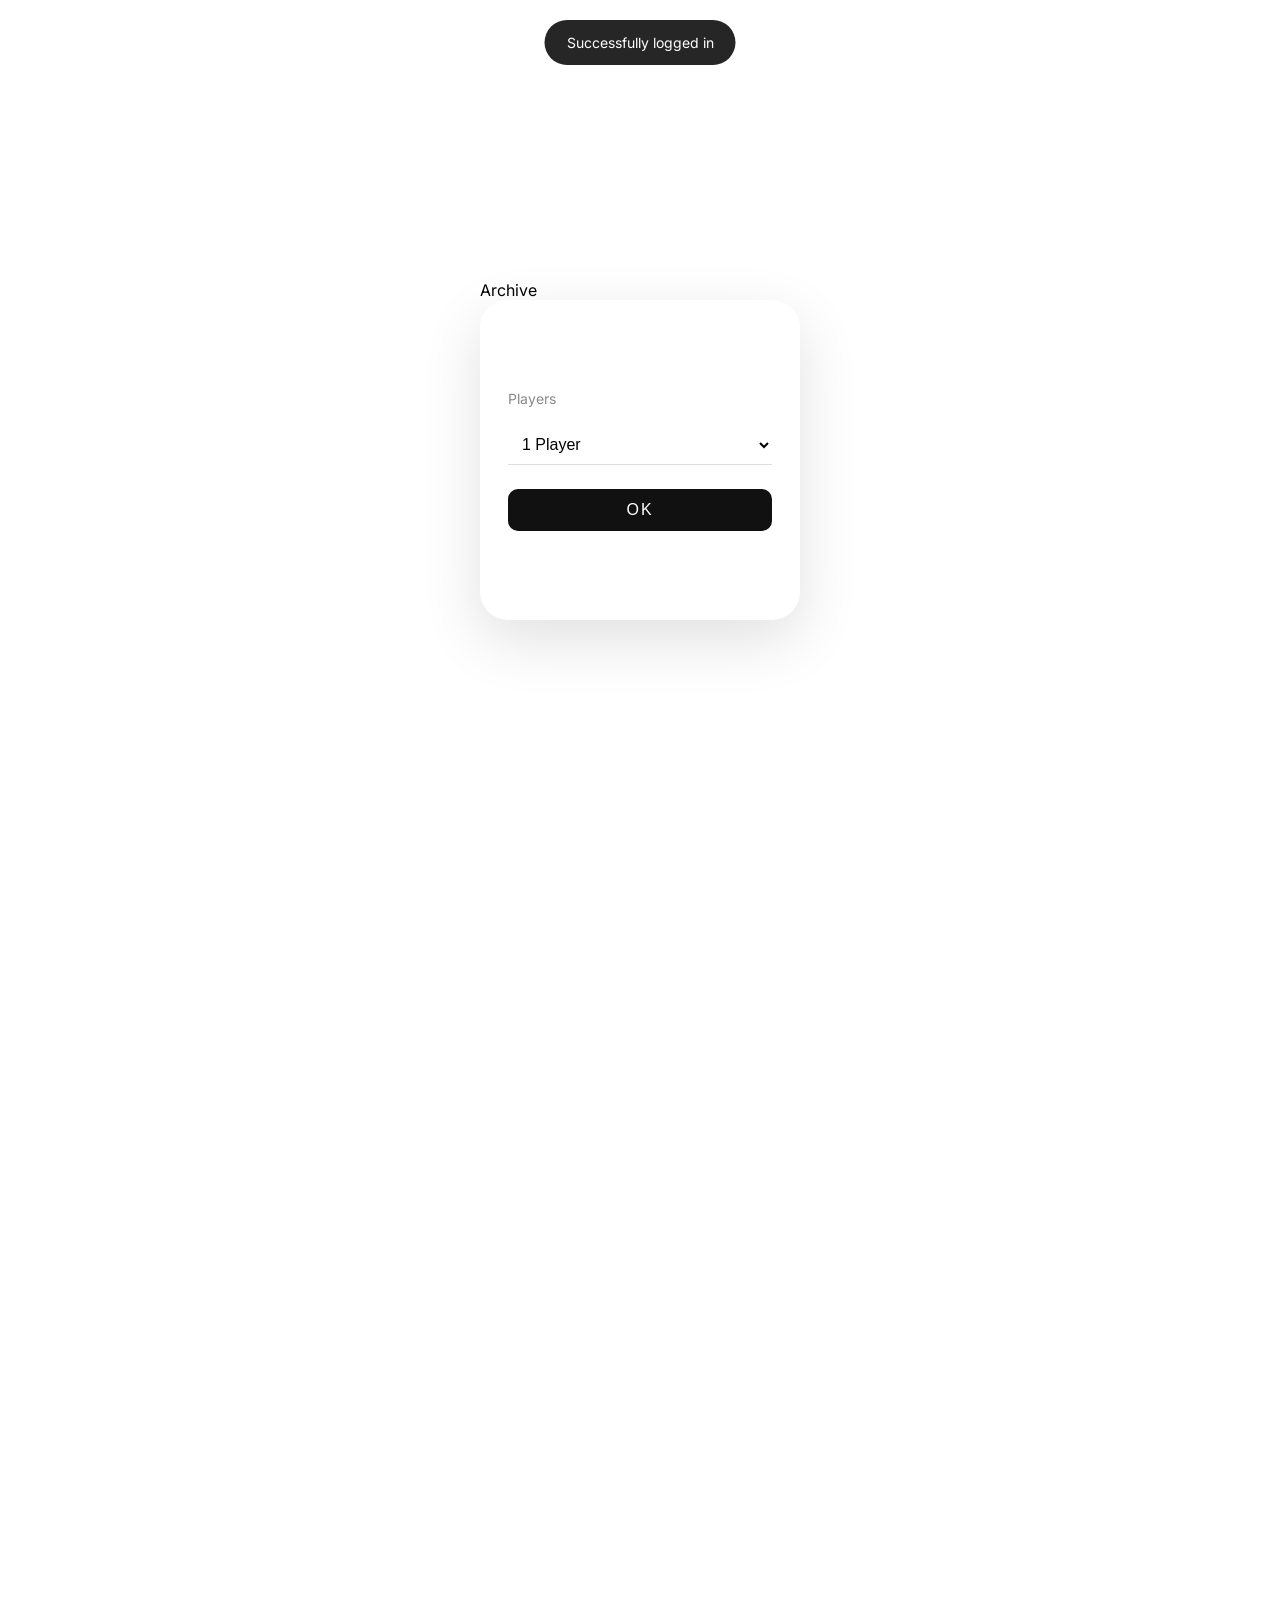
<file: score.html>
<!DOCTYPE html>
<html lang="en">
<head>
<meta charset="UTF-8">
<meta name="viewport" content="width=device-width, initial-scale=1.0, maximum-scale=1.0, user-scalable=no">

<title>SCOREBOARD</title>

<link href="https://fonts.googleapis.com/css2?family=Inter:wght@300;400;500&display=swap" rel="stylesheet">
<link rel="stylesheet" href="score.css"></head>

<body>

<div id="toast">Successfully logged in</div>

<!-- SETUP -->
<div class="center-wrap" id="setupScreen">

  <div class="setup-content">

    <div class="top-archive" id="archive">
<div class="archive-card-top" onclick="goArchive()">
  Archive
</div>

    </div>

    <div class="card">

    <label>Players</label>

    <select id="players">
      <option value="1">1 Player</option>
      <option value="2">2 Players</option>
      <option value="3">3 Players</option>
      <option value="4">4 Players</option>
      <option value="5">5 Players</option>
    </select>

    <button onclick="showPlayers()">OK</button>
  </div>

</div>
</div>

<!-- PLAYERS -->
<section id="playersSection">
  <div id="playerContainer"></div>

  <div id="nextWrap">
    <button id="nextBtn" onclick="goToHole()">NEXT</button>
  </div>
</section>

<script>

let playerData = [];
let mode = "setup"; // 👈 IMPORTANT STATE

function goArchive() {
  window.location.href = "archive.html";
}

/* ================= ARCHIVE VISIBILITY CONTROL ================= */
function updateArchiveVisibility() {
  const archive = document.getElementById("archive");

  if (mode === "setup") {
    archive.classList.remove("hidden");
  } else {
    archive.classList.add("hidden");
  }
}

/* ================= SHOW PLAYERS ================= */
function showPlayers() {

  const count = +document.getElementById("players").value;
  const container = document.getElementById("playerContainer");

  container.innerHTML = "";

  container.className = "";

if (count === 3) {
  container.classList.add("layout-3");
}

if (count === 4) {
  container.classList.add("layout-4");
}

if (count === 5) {
  container.classList.add("layout-5");
}

  const images = [
    "image/player1.png",
    "image/player2.png",
    "image/player3.png",
    "image/player4.png",
    "image/player5.png"
  ];

  playerData = [];

  for (let i = 0; i < count; i++) {
    const img = images[i % images.length];
    playerData.push({ image: img });

    const div = document.createElement("div");
    div.className = "player-card";

    div.innerHTML = `
      <div class="player-circle">
        <img src="${img}">
      </div>
      <input type="text" placeholder="Player ${i + 1}">
    `;

    container.appendChild(div);
  }

  document.getElementById("playersSection")
    .scrollIntoView({ behavior: "smooth" });
}

/* ================= BACK TO SETUP WHEN SCROLLING UP ================= */
window.addEventListener("scroll", () => {

  const playersSection = document.getElementById("playersSection");
  const rect = playersSection.getBoundingClientRect();

  if (rect.top > window.innerHeight * 0.8) {
    mode = "setup";
  } else {
    mode = "players";
  }

  updateArchiveVisibility();
});

/* ================= NEXT STACK ================= */
function goToHole() {

  const cards = document.querySelectorAll(".player-card");
  const button = document.getElementById("nextBtn");

  button.classList.add("fade");

  cards.forEach((card, i) => {
    setTimeout(() => {
      card.classList.add("stack");
    }, i * 120);
  });

  setTimeout(() => {
    const inputs = document.querySelectorAll(".player-card input");

    const players = [];

    inputs.forEach((input, i) => {
      const name = input.value.trim();
      players.push({
        name: name !== "" ? name : `Player ${i + 1}`,
        image: playerData[i].image
      });
    });

    localStorage.setItem("playerData", JSON.stringify(players));
    localStorage.setItem("activeRound", "true");

    window.location.href = "hole.html";
  }, 1200);
}

/* TOAST */
window.addEventListener("DOMContentLoaded", () => {

  const t = document.getElementById("toast");

  if (!sessionStorage.getItem("loginToastShown")) {

    setTimeout(() => t.classList.add("show"), 300);
    setTimeout(() => t.classList.remove("show"), 2500);

    sessionStorage.setItem("loginToastShown", "true");
  }

  updateArchiveVisibility();
});

</script>

</body>
</html>
</file>
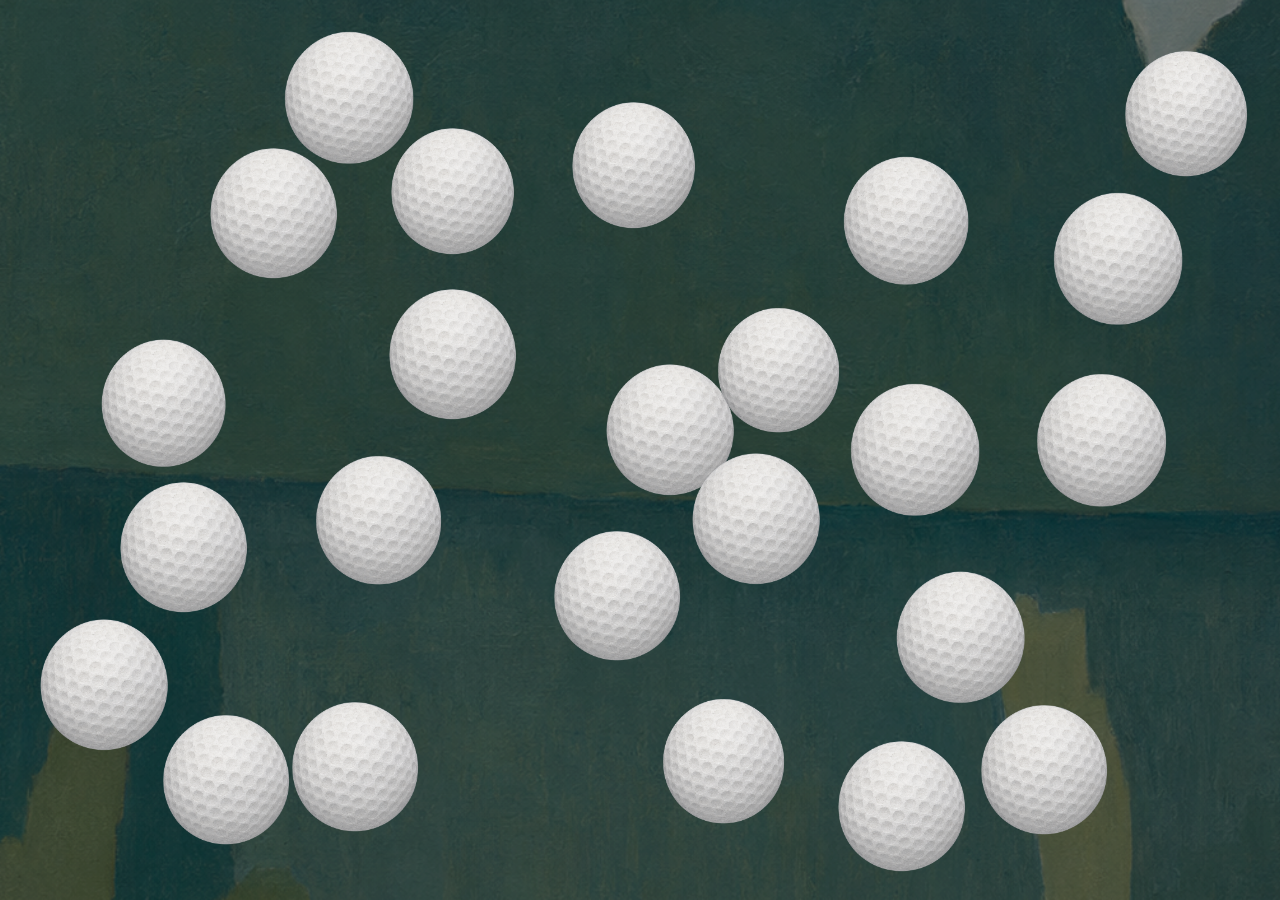
<file: test.html>
```html
<!DOCTYPE html>
<html lang="en">
<head>
<meta charset="UTF-8">
<meta name="viewport" content="width=device-width, initial-scale=1.0">
<title>LOST BALLS</title>

<!-- FAVICON -->
<link rel="icon" type="image/jpeg" href="image/SØNNER LOGO.JPG">

<style>
html, body {
  margin: 0;
  padding: 0;
  width: 100%;
  height: 100%;
  overflow: hidden;
  font-family: sans-serif;
  background: #000;
}

/* BLURRED BACKGROUND */
#bg {
  position: absolute;
  inset: 0;
  background-size: cover;
  background-position: center;
  background-repeat: no-repeat;

  transform: scale(1.08);
  filter: blur(0.5px) brightness(0.8);
}

#bg::after {
  content: "";
  position: absolute;
  inset: 0;
  background: rgba(0,0,0,0.25);
}

/* FIELD */
#field {
  position: absolute;
  inset: 0;
  width: 100vw;
  height: 100vh;
  z-index: 2;
}

/* BALLS */
.ball {
  position: absolute;

  background-image: url("image/golfball.png");
  background-size: contain;
  background-repeat: no-repeat;
  background-position: center;

  cursor: pointer;

  transition:
    opacity 700ms cubic-bezier(0.22, 1, 0.36, 1),
    transform 700ms cubic-bezier(0.22, 1, 0.36, 1),
    filter 700ms ease;
}

.ball.fade {
  opacity: 0;
  transform: scale(0.85);
  filter: blur(6px);
}
</style>
</head>

<body>

<!-- BACKGROUND MUSIC -->
<audio id="bgMusic" loop>
  <source src="image/9jackjack8-ocean-bubbles-frutiger-aqua-game-550245.mp3" type="audio/mpeg">
</audio>

<div id="bg"></div>
<div id="field"></div>

<script>

const field = document.getElementById("field");
const bg = document.getElementById("bg");
const bgMusic = document.getElementById("bgMusic");

let musicStarted = false;

const ballCount = 24;

const backgrounds = [
  "image/player2.png",
  "image/lostball.png"
];

function randomBackground() {
  return backgrounds[Math.floor(Math.random() * backgrounds.length)];
}

function setBackground() {
  bg.style.backgroundImage = `url('${randomBackground()}')`;
}


/* DISTANCE CHECK */
function isValid(x, y, positions, minDist) {
  for (const p of positions) {
    const dx = x - p.x;
    const dy = y - p.y;
    const dist = Math.sqrt(dx * dx + dy * dy);

    if (dist < minDist) return false;
  }

  return true;
}


/* POSITION GENERATOR */
function generatePositions() {
  const positions = [];
  const padding = 90;

  const w = window.innerWidth;
  const h = window.innerHeight;

  let attempts = 0;

  while (positions.length < ballCount && attempts < 6000) {
    attempts++;

    const x = padding + Math.random() * (w - padding * 2);
    const y = padding + Math.random() * (h - padding * 2);

    const minDist = 110 + Math.random() * 40;

    if (isValid(x, y, positions, minDist)) {
      positions.push({ x, y });
    }
  }

  return positions;
}


/* CREATE BALLS */
function createBalls() {

  const positions = generatePositions();

  positions.forEach((pos) => {

    const ball = document.createElement("div");

    ball.classList.add("ball");

    const size = 185 + Math.random() * 12;

    ball.style.width = size + "px";
    ball.style.height = size + "px";

    ball.style.left = (pos.x - size / 2) + "px";
    ball.style.top = (pos.y - size / 2) + "px";

    field.appendChild(ball);


    /* BALL CLICK */
    ball.addEventListener("click", () => {

      /* START MUSIC ON FIRST CLICK */
      if (!musicStarted) {

        bgMusic.volume = 0.35;

        const playPromise = bgMusic.play();

        if (playPromise !== undefined) {
          playPromise
            .then(() => {
              musicStarted = true;
            })
            .catch((error) => {
              console.log("Music could not autoplay:", error);
            });
        }

      }


      /* REMOVE BALL */
      ball.style.pointerEvents = "none";
      ball.classList.add("fade");


      setTimeout(() => {

        ball.remove();


        /* RESET WHEN ALL BALLS ARE GONE */
        if (field.querySelectorAll(".ball").length === 0) {

          setTimeout(reset, 900);

        }

      }, 700);

    });

  });

}


/* RESET GAME */
function reset() {

  field.innerHTML = "";

  setBackground();

  createBalls();

}


/* START GAME */
function start() {

  setBackground();

  createBalls();

}


window.addEventListener("load", start);

</script>

</body>
</html>
</file>
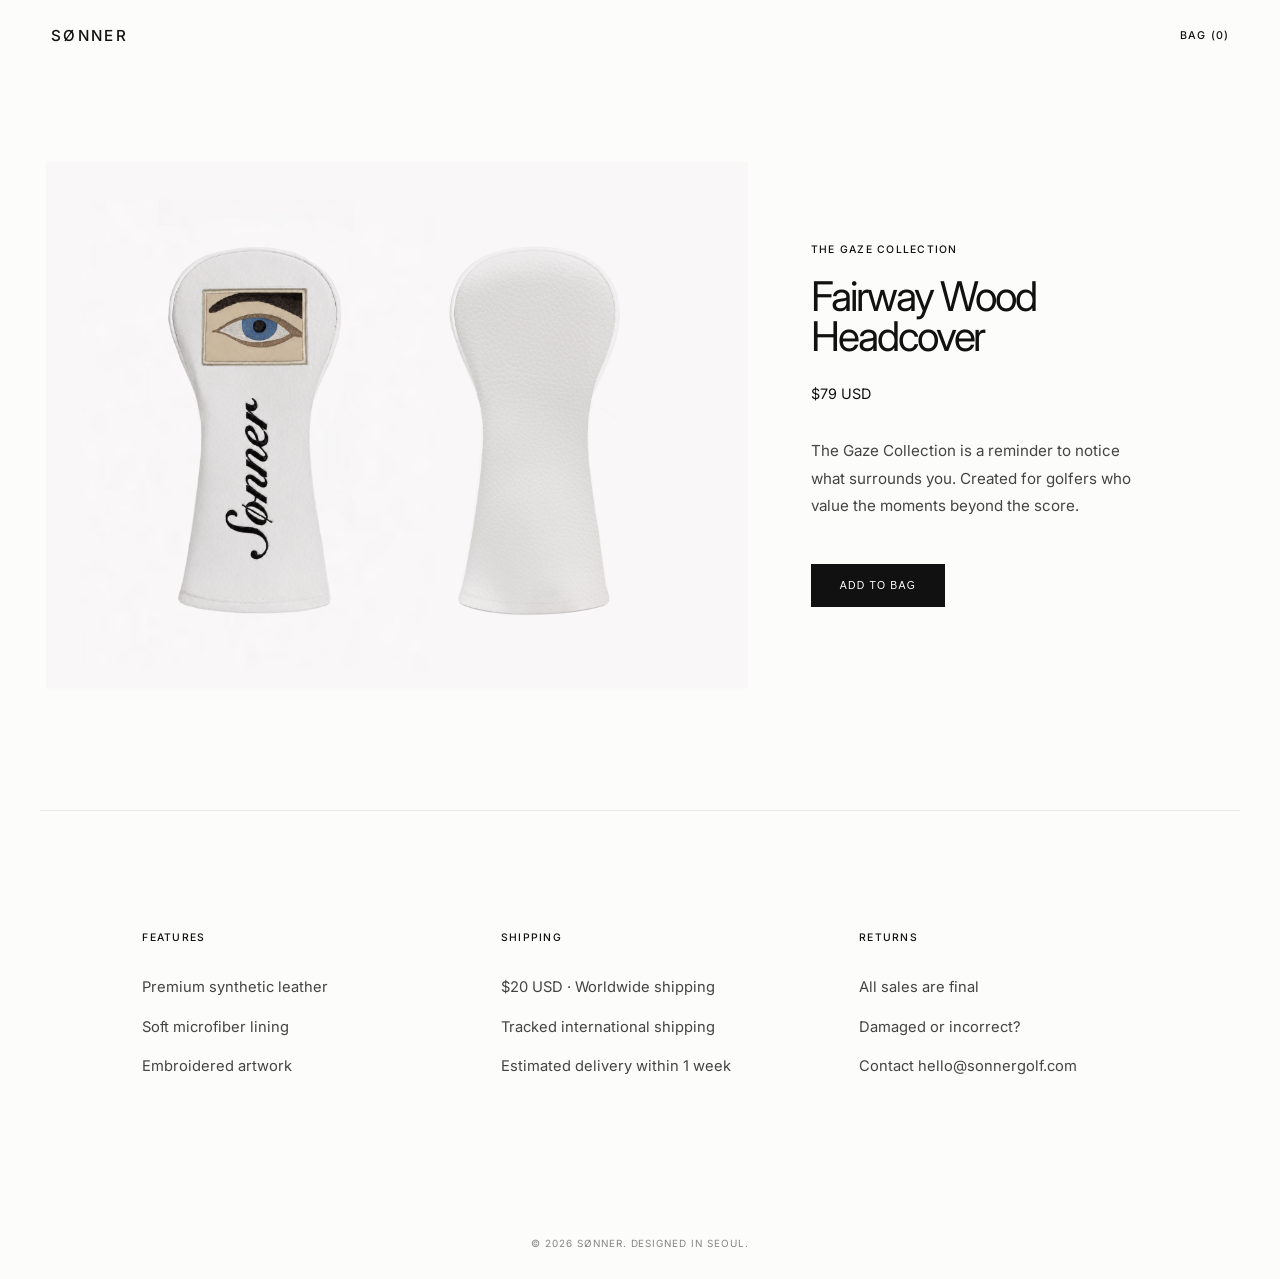
<file: wood.html>
<!DOCTYPE html>
<html lang="en">

<head>

<meta charset="UTF-8">
<meta name="viewport" content="width=device-width, initial-scale=1.0">

<title>SØNNER | Fairway Wood Headcover</title>

<meta name="description" content="SØNNER Fairway Wood Headcover from The Gaze Collection. Golf objects beyond performance.">

<link rel="icon" type="image/png" href="image/sonner_favicon_48.png">

<link rel="preconnect" href="https://fonts.googleapis.com">
<link rel="preconnect" href="https://fonts.gstatic.com" crossorigin>

<link href="https://fonts.googleapis.com/css2?family=Inter:wght@400;500&family=Playfair+Display:ital,wght@0,400;1,400&display=swap" rel="stylesheet">

<link rel="stylesheet" href="cover.css">

</head>


<body>


<header class="site-header">

    <a href="index.html" class="wordmark">
        SØNNER
    </a>

    <a href="#" class="header-bag" id="bagButton">
        Bag (<span id="bagCount">0</span>)
    </a>

</header>



<main>


<section class="product-page">


<div class="product-gallery">

<img src="image/detailswood.png"
alt="SØNNER Fairway Wood Headcover">

</div>



<div class="product-info">


<p class="collection">
The Gaze Collection
</p>


<h1>
Fairway Wood Headcover
</h1>


<p class="price">
$79 USD
</p>

<p class="description">

The Gaze Collection is a reminder to notice what surrounds you. Created for golfers who value the moments beyond the score.


</p>

<div class="product-buttons">

<button
class="button"
id="add-wood">
Add to Bag
</button>

</div>


</div>


</section>




<section class="product-info-grid">

  <div class="info-column">

    <p class="section-label">Features</p>

    <ul class="spec-list">
        <li>Premium synthetic leather</li>
        <li>Soft microfiber lining</li>
        <li>Embroidered artwork</li>
    </ul>

</div>

<div class="info-column">

    <p class="section-label">Shipping</p>

    <ul class="spec-list">
        <li>$20 USD · Worldwide shipping</li>
        <li>Tracked international shipping</li>
        <li>Estimated delivery within 1 week</li>
    </ul>

</div>

<div class="info-column">

    <p class="section-label">Returns</p>

    <ul class="spec-list">
        <li>All sales are final</li>
        <li>Damaged or incorrect?</li>
        <li>Contact hello@sonnergolf.com</li>
    </ul>

</div>

</section>


</main>





<footer class="site-footer">

<p>
© 2026 SØNNER. Designed in Seoul.
</p>

</footer>





<div class="bag-overlay" id="bagOverlay"></div>


<aside class="bag-drawer" id="bagDrawer">


<div class="bag-header">

<h2>
Bag
</h2>

<button id="closeBag">
✕
</button>

</div>



<div id="bagItems"></div>



<div class="bag-footer">

<p id="subtotal">
Subtotal $0
</p>

<button
class="button"
id="checkoutButton"
onclick="checkout()">
    Checkout
</button>


</div>


</aside>





<script>


/* ---------- PRODUCT ---------- */


const wood = {

    id: "wood",

    name: "Fairway Wood Headcover",

    price: 79,

    image: "image/woodcover.png",

    quantity: 1

};



/* ---------- ADD TO BAG ---------- */


document.getElementById("add-wood")
.addEventListener("click", function(){


    let bag = JSON.parse(localStorage.getItem("bag")) || [];


    const existing = bag.find(item => item.id === wood.id);



if(existing){

    if(existing.quantity < 2){

        existing.quantity++;

    }

} else {

    bag.push(wood);

}



    localStorage.setItem(
        "bag",
        JSON.stringify(bag)
    );


    loadBag();


    bagDrawer.classList.add("active");

    bagOverlay.classList.add("active");


});





/* ---------- BAG DRAWER ---------- */


const bagButton = document.getElementById("bagButton");

const bagDrawer = document.getElementById("bagDrawer");

const bagOverlay = document.getElementById("bagOverlay");

const closeBag = document.getElementById("closeBag");



bagButton.addEventListener("click", function(e){

    e.preventDefault();


    loadBag();


    bagDrawer.classList.add("active");

    bagOverlay.classList.add("active");


});



closeBag.addEventListener("click", function(){


    bagDrawer.classList.remove("active");

    bagOverlay.classList.remove("active");


});



bagOverlay.addEventListener("click", function(){


    bagDrawer.classList.remove("active");

    bagOverlay.classList.remove("active");


});






/* ---------- LOAD BAG ---------- */


function loadBag(){


    const bag = JSON.parse(localStorage.getItem("bag")) || [];


    const container = document.getElementById("bagItems");


    container.innerHTML = "";



    let total = 0;

    let totalItems = 0;



    bag.forEach(item => {



        total += item.price * item.quantity;

        totalItems += item.quantity;



        container.innerHTML += `


        <div class="bag-item">


            <img src="${item.image}" class="bag-image">


            <div class="bag-info">


                <strong>
                ${item.name}
                </strong>


                <p>
                $${item.price}
                </p>


<div class="quantity-control">

    <button onclick="changeQuantity('${item.id}', -1)">
        −
    </button>

    <span>
        ${item.quantity}
    </span>

    <button onclick="changeQuantity('${item.id}', 1)">
        +
    </button>

</div>



                <button
                class="remove-btn"
                onclick="removeItem('${item.id}')">

                Remove

                </button>



            </div>


        </div>


        `;


    });



    if(bag.length === 0){


        container.innerHTML =
        "<p style='opacity:.6;'>Your bag is empty.</p>";


    }




    document.getElementById("subtotal").textContent =
    "Subtotal $" + total;



    document.getElementById("bagCount").textContent =
    totalItems;


}





/* ---------- REMOVE ITEM ---------- */


function removeItem(id){


    let bag = JSON.parse(localStorage.getItem("bag")) || [];



    bag = bag.filter(item => item.id !== id);



    localStorage.setItem(
        "bag",
        JSON.stringify(bag)
    );



    loadBag();


}

function changeQuantity(id, change){

    let bag = JSON.parse(localStorage.getItem("bag")) || [];

    let item = bag.find(item => item.id === id);


    if(item){

        item.quantity += change;


        if(item.quantity < 1){

            item.quantity = 1;

        }


        if(item.quantity > 2){

            item.quantity = 2;

        }

    }


    localStorage.setItem(
        "bag",
        JSON.stringify(bag)
    );


    loadBag();

}




/* ---------- INITIALIZE ---------- */


loadBag();


</script>

<script src="checkout.js"></script>

</body>

</html>
</file>
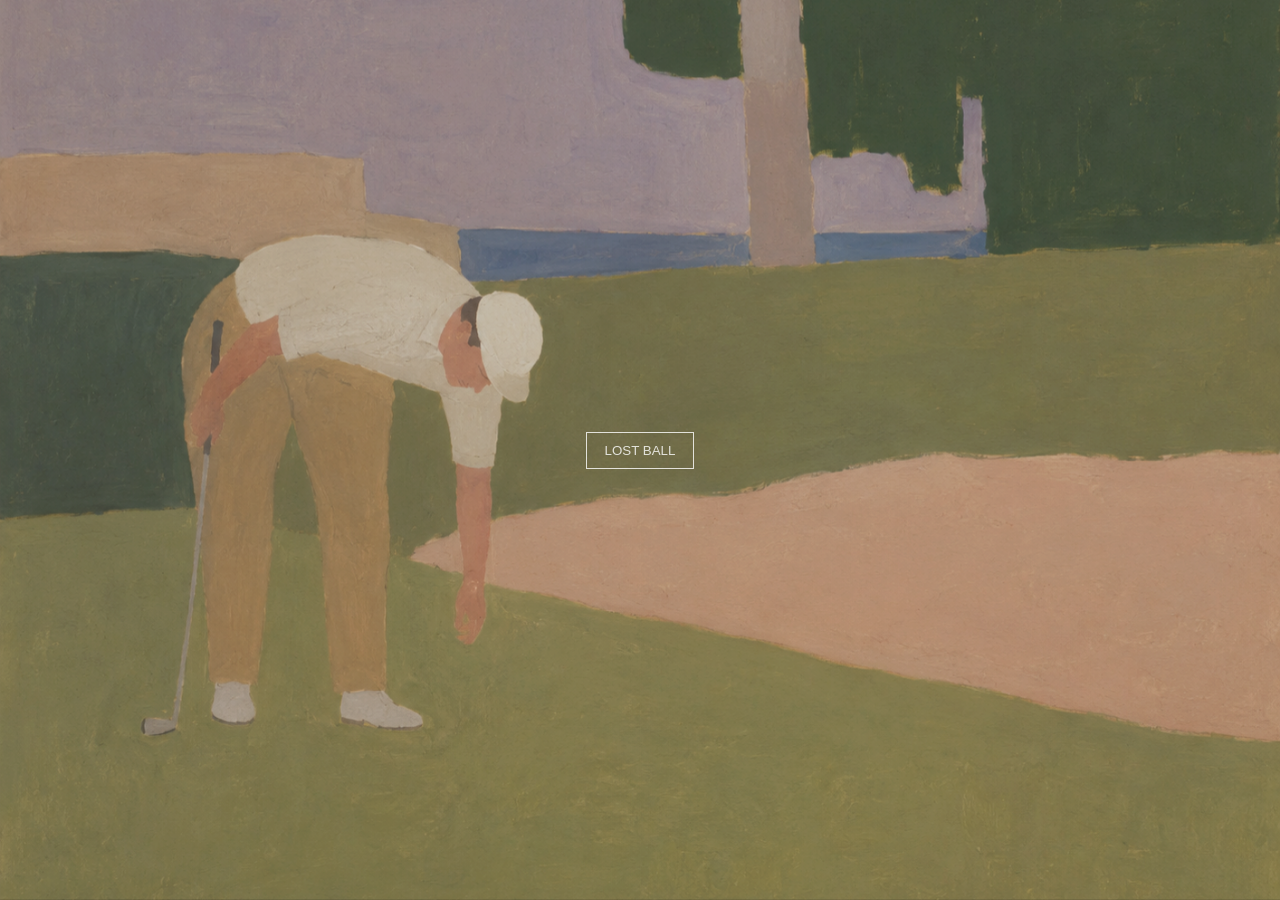
<file: lostball/lostballindex.html>
<!DOCTYPE html>
<html lang="en">
<head>
  <meta charset="UTF-8">
  <title>LOST BALL — SØNNER</title>
  <link rel="stylesheet" href="lostball.css">
</head>

<body>

<!-- START SCREEN -->
<div id="startScreen">

  <img id="eye" src="image/picking.png" alt="eye">

  <button id="enterBtn">LOST BALL</button>

</div>

<!-- WORLD -->
<div id="world">

  <div id="grid">

    <!-- ROW 1 -->
    <div class="tile" style="top:0; left:0; background-image:url('image/tl.jpg')"></div>
    <div class="tile" style="top:0; left:100vw; background-image:url('image/tm.jpg')"></div>
    <div class="tile" style="top:0; left:200vw; background-image:url('image/tr.jpg')"></div>

    <!-- ROW 2 -->
    <div class="tile" style="top:100vh; left:0; background-image:url('image/ml.jpg')"></div>
    <div class="tile" style="top:100vh; left:100vw; background-image:url('image/mm.jpg')"></div>
    <div class="tile" style="top:100vh; left:200vw; background-image:url('image/mr.jpg')"></div>

    <!-- ROW 3 -->
    <div class="tile" style="top:200vh; left:0; background-image:url('image/bl.jpg')"></div>
    <div class="tile" style="top:200vh; left:100vw; background-image:url('image/bm.jpg')"></div>
    <div class="tile" style="top:200vh; left:200vw; background-image:url('image/br.jpg')"></div>

    <!-- BALLS -->
    <img class="ball" src="image/lost-ball-1.png" style="top:120vh; left:120vw;">
    <img class="ball" src="image/lost-ball-2.png" style="top:130vh; left:90vw;">
    <img class="ball" src="image/lost-ball-1.png" style="top:80vh; left:180vw;">
    <img class="ball" src="image/lost-ball-2.png" style="top:200vh; left:110vw;">

    <img class="ball" src="image/lost-ball-1.png" style="top:40vh; left:60vw;">
    <img class="ball" src="image/lost-ball-2.png" style="top:60vh; left:250vw;">
    <img class="ball" src="image/lost-ball-1.png" style="top:160vh; left:40vw;">
    <img class="ball" src="image/lost-ball-2.png" style="top:220vh; left:210vw;">

    <img class="ball" src="image/lost-ball-1.png" style="top:10vh; left:150vw;">
    <img class="ball" src="image/lost-ball-2.png" style="top:95vh; left:20vw;">
    <img class="ball" src="image/lost-ball-1.png" style="top:175vh; left:170vw;">
    <img class="ball" src="image/lost-ball-2.png" style="top:240vh; left:140vw;">

  </div>
</div>

<!-- AUDIO (FIXED) -->
<audio id="wind" loop preload="auto">
  <source src="wind.mp3" type="audio/mpeg">
</audio>

<!-- END SCREEN -->
<div id="endScreen">
  <div id="endText">You can stop now.</div>
</div>

<!-- SCRIPT (IMPORTANT: MUST BE LAST) -->
<script src="lostballscript.js"></script>

</body>
</html>
</file>
<file: style.css>
/* ---------- RESET ---------- */

* {
  margin: 0;
  padding: 0;
  box-sizing: border-box;
}

html {
  scroll-behavior: smooth;
}

body {
  background: #f9f8f5;
  color: #111111;
  font-family: "Inter", Arial, sans-serif;
  font-size: 16px;
  -webkit-font-smoothing: antialiased;
}

a {
  color: inherit;
}

img {
  display: block;
  max-width: 100%;
}

/* ---------- HEADER ---------- */

.site-header {
  position: absolute;
  top: 0;
  left: 0;
  z-index: 10;
  width: 100%;
  padding: 26px 4%;
  display: grid;
  grid-template-columns: 1fr auto 1fr;
  align-items: center;
  color: white;
}

.wordmark {
  text-decoration: none;
  font-size: 0.95rem;
  font-weight: 500;
  letter-spacing: 0.15em;
}


.site-nav {
  display: flex;
  gap: 36px;
}

.site-nav a,
.header-shop-link {
  font-size: 0.67rem;
  font-weight: 500;
  text-decoration: none;
  text-transform: uppercase;
  letter-spacing: 0.1em;
}

.header-bag {
  justify-self: end;

  font-size: 0.67rem;
  font-weight: 500;
  text-decoration: none;
  text-transform: uppercase;
  letter-spacing: 0.1em;

  transition: opacity 0.25s ease;
}

.header-bag:hover {
  opacity: 0.55;
}

.header-shop-link {
  justify-self: end;
  padding-bottom: 4px;
  border-bottom: 1px solid currentColor;
}

/* ---------- GENERAL ---------- */

.eyebrow,
.product-type {
  font-size: 0.65rem;
  font-weight: 500;
  letter-spacing: 0.12em;
  text-transform: uppercase;
}

.button {
  display: inline-block;
  width: fit-content;
  padding: 14px 20px;
  font-size: 0.65rem;
  font-weight: 500;
  text-decoration: none;
  text-transform: uppercase;
  letter-spacing: 0.1em;
  transition: background 0.25s ease, color 0.25s ease;
}

.button-light {
  border: 1px solid white;
  color: white;
}

.button-light:hover {
  background: white;
  color: #111111;
}

.button-dark {
  border: 1px solid #111111;
  background: #111111;
  color: white;
}

.button-dark:hover {
  background: transparent;
  color: #111111;
}

/* ---------- HERO ---------- */

.hero {
  position: relative;
  min-height: 100vh;
  overflow: hidden;
  display: flex;
  align-items: center;
  justify-content: center;
  color: white;
}

.hero-image {
  position: absolute;
  inset: 0;
  background-size: cover;
  background-position: center;
  opacity: 0;
  animation: heroFade 10s infinite;
  will-change: opacity;
}

.hero-image-one {
  background-image: url("image/heroimage.png");
  animation-delay: 0s;
}

.hero-image-two {
  background-image: url("image/heroimage2.png");
  animation-delay: 5s;
}

@keyframes heroFade {
  0%, 5% {
    opacity: 1;
  }

  45% {
    opacity: 1;
  }

  55% {
    opacity: 0;
  }

  95% {
    opacity: 0;
  }

  100% {
    opacity: 1;
  }
}


.hero-shade {
  position: absolute;
  inset: 0;
  background: linear-gradient(
    180deg,
    rgba(0, 0, 0, 0.08) 0%,
    rgba(0, 0, 0, 0.02) 45%,
    rgba(0, 0, 0, 0.20) 100%
  );
}

.hero-content {
  position: absolute;
  inset: 0;
  z-index: 2;
  display: flex;
  align-items: center;
  justify-content: center;
  text-align: center;
  max-width: none;
}

.hero h1 {
  font-family: "Snell Roundhand", cursive;
  font-style: normal;
  font-weight: 700;
  font-size: clamp(6rem, 13vw, 12rem);
  line-height: 1.1;
  letter-spacing: 0;
  color: white;
}

/* ---------- COLLECTION ---------- */

.collection-section {
  padding: 170px 8% 190px;
}

.collection-heading {
  display: none;
}

.product-list {
  display: flex;
  flex-direction: column;
  gap: 100px;
}

.product-row {
  display: grid;
  grid-template-columns: minmax(0, 0.9fr) minmax(280px, 0.65fr);
  gap: 8vw;
  align-items: center;
}

.product-image-link {
  display: block;
  width: 100%;
  max-width: 480px;
  aspect-ratio: 4 / 5;
  overflow: hidden;

  background: #e7e6df;
  border-radius: 16px;      /* rounded corners */
  margin-left: 55px;
}

.product-image {
  width: 100%;
  height: 100%;
  object-fit: cover;
  transition: transform 0.7s ease;
}

.product-image-link:hover .product-image {
  transform: scale(1.02);
}

.product-info {
  max-width: 330px;
}

.product-type {
  margin-bottom: 16px;
}

.product-info h3 {
  font-size: clamp(2.1rem, 3.2vw, 3.35rem);
  font-weight: 400;
  line-height: 1;
  letter-spacing: -0.05em;
}

.product-description {
  margin: 24px 0;
  font-size: 0.9rem;
  line-height: 1.65;
}

.product-meta {
  margin-bottom: 30px;
  font-size: 0.68rem;
  letter-spacing: 0.03em;
  opacity: 0.6;
}

/* ---------- PHILOSOPHY / GAZE COLLECTION ---------- */
/* ---------- PHILOSOPHY / GAZE COLLECTION ---------- */

.statement-section {
  min-height: 620px;
  padding: 120px 8%;
  position: relative;
  display: flex;
  align-items: center;
  overflow: hidden;
}

.statement-section::before {
  content: "";
  position: absolute;
  inset: 0;
  background-image: url("image/heroimage.png");
  background-size: cover;
  background-position: center;
  filter: blur(18px);
  transform: scale(1.1);
  z-index: 0;
}

.statement-section::after {
  content: "";
  position: absolute;
  inset: 0;
  background: rgba(245, 244, 239, 0.65);
  z-index: 1;
}

.statement-section > * {
  position: relative;
  z-index: 2;
}

.gaze-intro {
  max-width: 760px;
}

/* SECTION LABEL */

.gaze-label {
  font-size: 2rem;
  font-weight: 400;
  letter-spacing: 0.04em;
  text-transform: uppercase;
  margin-bottom: 24px;
}

/* HEADLINE */

.gaze-intro h2 {
  font-size: clamp(2.8rem, 4vw, 3.8rem);
  font-weight: 400;
  line-height: 1.05;
  letter-spacing: -0.045em;
  max-width: 620px;
  margin-bottom: 28px;
}

/* BODY */

.gaze-description {
  font-size: 0.95rem;
  line-height: 1.7;
  max-width: 100%;
}
/* ---------- EXPERIENCE (FIXED PROPERLY) ---------- */
/* ---------- EXPERIENCE ---------- */

.experience-section {
  min-height: 100vh;
  padding: 220px 8%;
  background: #f5f4ef;

  display: flex;
  align-items: center;
}


/* container */
.experience-section .product-list {
  width: 100%;
  display: flex;
  justify-content: center;
}


/* lost ball row */
.experience-section .product-row {
  width: 100%;
  display: grid;
  grid-template-columns: minmax(0, 0.9fr) minmax(280px, 0.65fr);
  gap: 8vw;
  align-items: center;
}


/* IMAGE */

.experience-section .product-image-link {
  display: block;

  width: 100%;
  max-width: 520px;

  aspect-ratio: 4 / 3;

  overflow: hidden;
  border-radius: 18px;

  margin-left: 55px;

  background: #e7e6df;
}


.experience-section .product-image {
  width: 100%;
  height: 100%;
  object-fit: cover;

  transition: transform 0.7s ease;
}


.experience-section .product-image-link:hover .product-image {
  transform: scale(1.02);
}


/* TEXT */

.experience-section .product-info {
  max-width: 330px;
}


.experience-section .product-type {
  margin-bottom: 18px;
}


.experience-section .product-info h3 {
  font-size: clamp(2.2rem, 3.5vw, 3.5rem);
  font-weight: 400;
  line-height: 1;

  letter-spacing: -0.05em;
}


.experience-section .product-description {
  margin: 28px 0;

  font-size: 0.9rem;
  line-height: 1.75;
}


.lostball-tagline {
  color: #383838;
}
/* BUTTON */

.experience-section .button {
  margin-top: 10px;
}


/* MOBILE */

@media (max-width: 800px) {

  .experience-section {
    min-height: auto;
    padding: 140px 8%;
  }


  .experience-section .product-row {
    grid-template-columns: 1fr;
    gap: 60px;
  }


  .experience-section .product-image-link {
    margin-left: 0;
    max-width: 100%;
  }

}

/* ---------- MOBILE ---------- */

@media (max-width: 800px) {

  .experience-section {
    padding: 100px 8%;
  }

  .experience-section .product-row {
    grid-template-columns: 1fr;
    gap: 50px;
  }

  .experience-section .product-image-link {
    margin-left: 0;
    max-width: 100%;
  }

  
  .lostball-tagline {
  font-style: italic;
}

}


/* ---------- ABOUT ---------- */

.about-section {
  padding: 190px 8% 230px;
  border-top: 1px solid rgba(17, 17, 17, 0.24);
}

.about-content {
  display: grid;
  grid-template-columns: 1.2fr 0.8fr;
  gap: 18vw;
  align-items: center;
}

.about-text {
  max-width: 340px;
}

.about-text p {
  max-width: 340px;
  margin: 0;
  padding: 0;
  font-size: 0.92rem;
  line-height: 1.8;
}

.about-content h2 {
  font-size: clamp(3rem, 5.5vw, 5.6rem);
  font-weight: 400;
  line-height: 0.98;
  letter-spacing: -0.05em;
}

.about-contact {
  margin-top: 16px;
}

.about-contact a {
  text-decoration: none;
  font-size: 0.92rem;
  color: #aba2a2;
}

.about-contact a:hover {
  opacity: 0.55;
}



/* ---------- FOOTER ---------- */

.site-footer {
  padding: 26px 4%;
  display: grid;
  grid-template-columns: 1fr auto 1fr;
  align-items: center;
}

.site-footer p {
  grid-column: 2;
  justify-self: center;
  font-size: 0.62rem;
  font-weight: 500;
  letter-spacing: 0.09em;
  text-transform: uppercase;
  opacity: 0.55;
}

/* ---------- CART PAGE ---------- */

.cart-page {
  background: #f9f8f5;
  color: #111111;
}


.simple-header {
  width: 100%;
  padding: 30px 4%;
}


.cart-container {

  min-height: calc(100vh - 100px);

  display: flex;
  flex-direction: column;
  justify-content: center;
  align-items: center;

  text-align: center;

  padding: 40px 8%;
}


.cart-label {

  font-size: 0.65rem;
  letter-spacing: 0.12em;
  text-transform: uppercase;

  margin-bottom: 35px;
}


.cart-container h1 {

  font-family: "Playfair Display", serif;

  font-weight: 400;

  font-size: clamp(2.5rem, 5vw, 4rem);

  letter-spacing: -0.05em;

  margin-bottom: 25px;

}


.cart-description {

  max-width: 360px;

  font-size: 0.9rem;

  line-height: 1.8;

  opacity: 0.7;

  margin-bottom: 40px;

}


.bag-overlay{

    position:fixed;

    inset:0;

    background:rgba(0,0,0,.35);

    opacity:0;

    visibility:hidden;

    transition:.3s;

    z-index:90;

}


.bag-overlay.active{

    opacity:1;

    visibility:visible;

}



.bag-drawer{

    position:fixed;

    top:0;

    right:-420px;

    width:400px;

    max-width:90vw;

    height:100vh;

    background:#f9f8f5;

    z-index:100;

    transition:right .35s ease;

    display:flex;

    flex-direction:column;

    border-left:1px solid rgba(0,0,0,.08);

    padding:0;

}



.bag-drawer.active{

    right:0;

}



.bag-header{

    display:flex;

    justify-content:space-between;

    align-items:center;

    padding:28px;

    border-bottom:1px solid rgba(0,0,0,.08);

}



.bag-header h2{

    font-size:1rem;

    font-weight:400;

}



#closeBag{

    border:none;

    background:none;

    font-size:1.2rem;

    cursor:pointer;

}



#bagItems{

    flex:1;

    overflow-y:auto;

    padding:25px;

}



.bag-item{

    display:flex;

    gap:18px;

    margin-bottom:25px;

}



.bag-image{

    width:90px;

    height:90px;

    object-fit:cover;

    border-radius:10px;

    background:#ece9df;

}



.bag-info strong{

    display:block;

    font-weight:500;

    margin-bottom:8px;

}



.bag-info p{

    font-size:.85rem;

    opacity:.7;

    margin:4px 0;

}



/* quantity + - buttons */

.bag-controls,
.quantity-control{

    display:flex;

    align-items:center;

    gap:12px;

    margin:12px 0;

}



.bag-controls button,
.quantity-control button{

    width:22px;

    height:22px;

    border:1px solid #111;

    background:white;

    font-size:14px;

    cursor:pointer;

    display:flex;

    align-items:center;

    justify-content:center;

}



.bag-controls span,
.quantity-control span{

    font-size:.85rem;

}



/* remove button */

.remove-btn{

    background:white;

    color:#111;

    border:1px solid #111;

    padding:7px 14px;

    font-size:.6rem;

    font-weight:500;

    text-transform:uppercase;

    letter-spacing:.12em;

    cursor:pointer;

    transition:.25s ease;

}


.remove-btn:hover{

    background:#111;

    color:white;

}



/* footer */

.bag-footer{

    padding:25px;

    border-top:1px solid rgba(0,0,0,.08);

}



#subtotal{

    margin-bottom:20px;

    font-size:.9rem;

}


/* checkout button */

.bag-footer .button{

    display:inline-block;

    width:auto;

    padding:10px 22px;

    background:#111;

    color:white;

    border:1px solid #111;

    font-size:.6rem;

    font-weight:500;

    text-transform:uppercase;

    letter-spacing:.12em;

    cursor:pointer;

}



.bag-footer .button:hover{

    background:transparent;

    color:#111;

}

/* =====================================
   MOBILE VERSION ONLY
===================================== */

@media (max-width: 800px) {


/* ---------- HEADER ---------- */

.site-header {

  padding: 22px 6%;

  grid-template-columns: 1fr auto 1fr;

}


.wordmark {

  font-size:0.85rem;

}


.site-nav {

  display:flex;

  gap:18px;

}


.site-nav a {

  font-size:0.55rem;

}


.header-bag {

  font-size:0.55rem;

}



/* ---------- HERO ---------- */

.hero-content {

  left:8%;

  bottom:12%;

}


.hero h1 {

  font-size:3.2rem;

}



/* ---------- COLLECTION ---------- */


.collection-section {

  padding:160px 6% 160px;

}


.product-list {

  gap:80px;

}


.product-row,
.product-row-reverse {

  display:flex;

  flex-direction:column;

  gap:35px;

  align-items:flex-start;

}


/* BIGGER PRODUCT IMAGES */

.product-image-link {

  width:85%;

  max-width:420px;

  aspect-ratio:4 / 5;

  margin-left:0;

  border-radius:14px;

}


.product-image {

  width:100%;

  height:100%;

}



/* TEXT BELOW IMAGE */

.product-info {

  max-width:100%;

}


.product-info h3 {

  font-size:2.4rem;

}


.product-description {

  font-size:0.88rem;

}



/* ---------- STATEMENT ---------- */


.statement-section {

  min-height:auto;

  padding:100px 6%;

}


.gaze-intro h2 {

  font-size:2.6rem;

}



/* ---------- EXPERIENCE ---------- */


.experience-section {

  padding:100px 6%;

  min-height:auto;

}


.experience-section .product-row {

  display:flex;

  flex-direction:column;

  gap:35px;

}


.experience-section .product-image-link {

  width:100%;

  max-width:none;

  margin-left:0;

  aspect-ratio:4 / 3;

}


.experience-section .product-info {

  max-width:100%;

}



/* ---------- ABOUT ---------- */


.about-section {

  padding:120px 6%;

}


.about-content {

  display:flex;

  flex-direction:column;

  gap:40px;

}


.about-content h2 {

  font-size:3rem;

}


.about-content p {

  max-width:100%;

}



/* ---------- BAG ---------- */


.bag-drawer {

  width:100%;

}


}

/* =====================================
   MOBILE VERSION ONLY
===================================== */

@media (max-width: 800px) {


/* ---------- HEADER ---------- */

.site-header {

  display:flex;
  justify-content:space-between;
  align-items:flex-start;

  padding:22px 6%;

}


.wordmark {

  font-size:0.85rem;

}


/* RIGHT SIDE MENU */

.site-nav {

  position:absolute;

  top:22px;
  right:6%;

  display:flex;

  flex-direction:column;

  gap:16px;

  align-items:flex-end;

}


.site-nav a {

  font-size:0.6rem;

  letter-spacing:0.12em;

}


/* BAG BELOW MENU */

.header-bag {

  position:absolute;

  top:22px;

  right:6%;

  transform:translateY(112px);

  font-size:0.6rem;

}



/* ---------- HERO ---------- */


.hero-content {

  left:8%;

  bottom:12%;

}


.hero h1 {

  font-size:3.2rem;

}



/* ---------- COLLECTION ---------- */


.collection-section {

  padding:100px 6% 120px;

}


.product-list {

  gap:80px;

}


.collection-section .product-row,
.collection-section .product-row-reverse {

  display:flex;

  flex-direction:column;

  align-items:center;

  gap:35px;

}



/* PRODUCT IMAGE */

.collection-section .product-image-link {

  width:65%;

  max-width:300px;

  aspect-ratio:4 / 5;

  margin-left:auto;

  margin-right:auto;

  border-radius:14px;

}



/* PRODUCT TEXT */


.collection-section .product-info {

  width:100%;

  max-width:100%;

}


.collection-section .product-info h3 {

  font-size:2rem;

}


.collection-section .product-description {

  font-size: 0.78rem;
  line-height: 1.6;
  margin: 18px auto;
  max-width: 250px;   /* adjust between 240–270px */
  text-align: left;

}


.collection-section .product-meta {

  font-size:0.65rem;

}

.collection-section .product-description {
  display: none;
}



/* ---------- STATEMENT ---------- */


.statement-section {

  min-height:auto;

  padding:100px 6%;

}


.gaze-intro h2 {

  font-size:2.6rem;

}

.gaze-label {
  font-size: 0.75rem;
  letter-spacing: 0.18em;
  margin-bottom: 16px;
}

.gaze-description {
  font-size: 0.9rem;
  line-height: 1.7;
  max-width: 320px;
}



/* ---------- EXPERIENCE / LOST BALL ---------- */


.experience-section {

  padding:100px 6%;

  min-height:auto;

}


.experience-section .product-row {

  display:flex;

  flex-direction:column;

  gap:35px;

}


.experience-section .product-image-link {

  width:85%;

  max-width:420px;

  margin-left:auto;

  margin-right:auto;

  aspect-ratio:4 / 3;

}


.experience-section .product-info {

  width:100%;

  max-width:100%;

}


/* MAKE LOST BALL TEXT MATCH DRIVER / WOOD */

.experience-section .product-info h3 {

  font-size:2rem;

}


.experience-section .product-description {

  font-size:0.78rem;

  line-height:1.6;

  margin:18px 0;

}


.experience-section .product-type {

  margin-bottom:16px;

}


.experience-section .button {

  margin-top:10px;

}



/* ---------- ABOUT ---------- */


.about-section {

  padding:120px 6%;

}


.about-content {

  display:flex;

  flex-direction:column;

  gap:40px;

}


.about-content h2 {

  font-size:3rem;

}


.about-content p {

  max-width:100%;

}



/* ---------- BAG DRAWER ---------- */


.bag-drawer {

  width:100%;

  max-width:100%;

  right:-100%;

}

/* ---------- FOOTER ---------- */

.site-footer p {

  font-size:0.54rem;

}


/* ---------- PREVENT HORIZONTAL SCROLL ---------- */


html,
body {

  overflow-x:hidden;

}


.collection-section .product-info h3 {
  margin-bottom: 2.5px;
}

}
</file>
<file: cover.css>
/* ---------- RESET ---------- */

* {
    margin: 0;
    padding: 0;
    box-sizing: border-box;
}


html {
    scroll-behavior: smooth;
}


body {
    background: #fcfcfa;
    color: #111;

    font-family: "Inter", Arial, sans-serif;

    -webkit-font-smoothing: antialiased;
}


a {
    color: inherit;
    text-decoration: none;
}


img {
    display: block;
    max-width: 100%;
}



/* ---------- HEADER ---------- */


.site-header {

    position: absolute;

    top: 0;
    left: 0;

    z-index: 10;

    width: 100%;

    padding: 26px 4%;

    display: flex;

    justify-content: space-between;

    align-items: center;

    color: #111;

}



.wordmark {

    font-size: 0.95rem;

    font-weight: 500;

    letter-spacing: 0.15em;

}



.header-bag {

    font-size: 0.67rem;

    font-weight: 500;

    text-transform: uppercase;

    letter-spacing: 0.1em;

}





/* ---------- PRODUCT MAIN ---------- */


.product-page {

    max-width: 1200px;

    margin: auto;

    padding: 140px 8% 100px;

    display: grid;

    grid-template-columns: 1fr 0.8fr;

    gap: 80px;

    align-items: center;

    min-height: 90vh;

}





.product-gallery {

    padding: 0;

    display: flex;

    align-items: center;

    justify-content: center;

}




.product-gallery img {
    width: 120%;
    max-width: none;
    transform: scale(1.15);
}





.product-info {
    max-width: 360px;
    margin-left: 80px;
}







.collection {

    font-size: 0.65rem;

    font-weight: 500;

    letter-spacing: 0.12em;

    text-transform: uppercase;

    margin-bottom: 20px;

}





/* MATCH INDEX PRODUCT TITLE */


.product-info h1 {

    font-family: "Inter", Arial, sans-serif;

    font-size: clamp(2.1rem, 3.2vw, 3.35rem);

    font-weight: 400;

    line-height: 1;

    letter-spacing: -0.05em;

    margin-bottom: 28px;

}





.price {

    font-size: 0.9rem;

    margin-bottom: 35px;

}





.description {

    font-size: 0.95rem;

    line-height: 1.8;

    color: #444;

    margin-bottom: 45px;

}





.button {

    display: inline-block;

    padding: 15px 28px;

    background: #111;

    color: white;

    border: 1px solid #111;

    font-size: 0.65rem;

    font-weight: 500;

    text-transform: uppercase;

    letter-spacing: 0.12em;

    transition: 0.25s ease;

}





.button:hover {

    background: transparent;

    color: #111;

}





/* ---------- PRODUCT DETAILS ---------- */
/* ===========================
   PRODUCT INFO GRID
=========================== */

.product-info-grid{

    max-width:1200px;

    margin:0 auto;

    padding:120px 8%;

    display:grid;

    grid-template-columns:repeat(3,1fr);

    gap:80px;

    border-top:1px solid rgba(0,0,0,.08);

}

.info-column{

    display:flex;

    flex-direction:column;

}

.section-label{

    font-size:.65rem;

    font-weight:500;

    letter-spacing:.12em;

    text-transform:uppercase;

    margin-bottom:24px;

}

.spec-list{

    list-style:none;

}

.spec-list li{

    padding:8px 0;

    font-size:.92rem;

    color:#444;

    line-height:1.6;

}

.info-text{

    font-size:.92rem;

    line-height:1.8;

    color:#444;

}


/* ---------- PRODUCT GALLERY GRID ---------- */

.product-gallery-grid{

    max-width:1200px;
    margin:0 auto;
    padding:0 8% 120px;

    display:grid;
    grid-template-columns:repeat(2,1fr);
    gap:30px;

}

.product-gallery-grid img{

    width:100%;
    display:block;

}



/* ---------- FOOTER ---------- */


.site-footer {

    padding: 30px 4%;

    text-align: center;

}





.site-footer p {

    font-size: 0.62rem;

    letter-spacing: 0.1em;

    text-transform: uppercase;

    opacity: 0.5;

}

@media(max-width:900px){

    .product-page{

        grid-template-columns:1fr;
        padding-top:120px;
        gap:50px;

    }

    .product-gallery{

        padding:40px;

    }

    .product-gallery-grid{

        grid-template-columns:1fr;

    }

    .product-info-grid{

        grid-template-columns:1fr;
        gap:50px;

    }

}

/* ================================
   BAG DRAWER
================================ */

.bag-overlay{
    position:fixed;
    inset:0;
    background:rgba(0,0,0,.35);
    opacity:0;
    visibility:hidden;
    transition:.3s;
    z-index:90;
}

.bag-overlay.active{
    opacity:1;
    visibility:visible;
}

.bag-drawer{

    position:fixed;

    top:0;
    right:-420px;

    width:400px;
    max-width:90vw;

    height:100vh;

    background:#f9f8f5;

    z-index:100;

    transition:right .35s ease;

    display:flex;
    flex-direction:column;

    border-left:1px solid rgba(0,0,0,.08);

}

.bag-drawer.active{
    right:0;
}

.bag-header{

    display:flex;
    justify-content:space-between;
    align-items:center;

    padding:28px;

    border-bottom:1px solid rgba(0,0,0,.08);

}

.bag-header h2{

    font-size:1rem;
    font-weight:400;

}

#closeBag{

    border:none;
    background:none;

    font-size:1.2rem;

    cursor:pointer;

}

#bagItems{

    flex:1;

    overflow-y:auto;

    padding:25px;

}

.bag-item{

    display:flex;

    gap:18px;

    margin-bottom:25px;

}

.bag-image{

    width:90px;
    height:90px;

    object-fit:cover;

    border-radius:10px;

    background:#ece9df;

}

.bag-info strong{

    display:block;

    font-weight:500;

    margin-bottom:8px;

}

.bag-info p{

    font-size:.85rem;

    opacity:.7;

    margin:4px 0;

}

.bag-footer{

    padding:25px;

    border-top:1px solid rgba(0,0,0,.08);

}

#subtotal{

    margin-bottom:20px;

    font-size:.9rem;

}

/* ---------- BAG REMOVE BUTTON ---------- */

.remove-btn {

    display: inline-block;

    padding: 6px 14px;

    background: transparent;

    color: #111;

    border: 1px solid #111;

    font-size: 0.55rem;

    font-weight: 500;

    text-transform: uppercase;

    letter-spacing: 0.1em;

    margin-top: 10px;

    cursor: pointer;

    transition: 0.25s ease;

}


.remove-btn:hover {

    background: #111;

    color: white;

}

/* ---------- QUANTITY CONTROL ---------- */

.quantity-control {

    display:flex;
    align-items:center;
    gap:12px;
    margin-top:8px;
    margin-bottom:10px;

}


.quantity-control button {

    width:22px;
    height:22px;

    border:1px solid #111;

    background:transparent;

    font-size:0.75rem;

    cursor:pointer;

    display:flex;
    align-items:center;
    justify-content:center;

}


.quantity-control span {

    font-size:0.8rem;

}
</file>
<file: hole.css>
* {
  margin: 0;
  padding: 0;
  box-sizing: border-box;
}

body {
  font-family: 'Inter', sans-serif;
  background: #fff;
}

.top {
  position: fixed;
  top: 0;
  width: 100%;
  height: 80px;
  display: flex;
  justify-content: center;
  align-items: center;
}

.wrapper {
  display: flex;
  gap: 14px;
  align-items: center;
}

.btn {
  width: 42px;
  height: 42px;
  border-radius: 50%;
  background: #ddd;
  display: flex;
  justify-content: center;
  align-items: center;
  cursor: pointer;
}

.hidden {
  opacity: 0;
  pointer-events: none;
}

/* PLAYER ROW */
.player-row {
  display: flex;
  align-items: center;
  height: 78px;
  margin: 12px auto;
  width: 90%;
  max-width: 700px;
  box-shadow: 0 8px 24px rgba(0,0,0,0.08);
  border-radius: 999px;
  padding: 0 20px;
}

/* ✅ SQUARE PROFILE */
.player-avatar img {
  width: 54px;
  height: 54px;
  border-radius: 12px;
  object-fit: cover;
  margin-right: 16px;
}

.player-name {
  flex: 1;
}

.score-controls {
  display: flex;
  gap: 12px;
  align-items: center;
}
</file>
<file: score.css>
/* ================= GLOBAL ================= */
* {
  margin: 0;
  padding: 0;
  box-sizing: border-box;
}

html,
body {
  font-family: 'Inter', sans-serif;
  background: #fff;
  overflow-x: hidden;
  height: 100%;
}


/* ================= CENTER ================= */
.center-wrap {
  height: 100vh;
  display: flex;
  justify-content: center;
  align-items: center;
}

/* ================= CARD ================= */
.card {
  width: 320px;
  height: 320px;
  border-radius: 28px;
  box-shadow: 0 20px 60px rgba(0,0,0,0.12);
  padding: 28px;
  display: flex;
  flex-direction: column;
  justify-content: center;
  background: #fff;
}

/* ================= FORM ================= */
label {
  font-size: 14px;
  color: #888;
  margin-bottom: 8px;
}

select {
  width: 100%;
  margin-top: 10px;
  padding: 10px;
  border: none;
  border-bottom: 1px solid #ddd;
  background: transparent;
  outline: none;
  font-size: 16px;
}

button {
  margin-top: 24px;
  width: 100%;
  padding: 12px;
  border: none;
  border-radius: 10px;
  background: #111;
  color: white;
  font-size: 16px;
  letter-spacing: 2px;
  cursor: pointer;
}

/* ================= PLAYERS ================= */
#playersSection {
  padding-top: 25vh;
  padding-bottom: 25vh;
  min-height: 100vh;
  display: flex;
  flex-direction: column;
  align-items: center;
  justify-content: center;
}

#playerContainer {
  display: flex;
  gap: 40px;
  justify-content: center;
  align-items: center;
  flex-wrap: wrap;
}

#playerContainer.grid-4 {
  display: grid;
  grid-template-columns: repeat(2, 1fr);
  gap: 40px;
}

/* ================= PLAYER CARD ================= */
.player-card {
  display: flex;
  flex-direction: column;
  align-items: center;
  transition:
    transform 0.8s cubic-bezier(0.2, 0.8, 0.2, 1),
    opacity 0.6s ease;
  will-change: transform, opacity;
}

.player-circle {
  width: 120px;
  height: 120px;
  border-radius: 24px;
  overflow: hidden;
}

.player-circle img {
  width: 100%;
  height: 100%;
  object-fit: cover;
}

.player-card input {
  width: 120px;
  margin-top: 12px;
  border: none;
  border-bottom: 1px solid #ddd;
  text-align: center;
  outline: none;
  font-size: 16px;
  line-height: 1.4;
}

/* STACK ANIMATION */
.player-card.stack {
  transform: translateY(-60px) scale(0.7);
  opacity: 0;
}

/* ================= NEXT ================= */
#nextWrap {
  margin-top: 40px;
}

#nextBtn {
  transition: opacity 0.5s ease;
}

button.fade {
  opacity: 0;
  transform: scale(0.95);
  transition: 0.4s ease;
}

/* ================= TOAST ================= */
#toast {
  position: fixed;
  top: 20px;
  left: 50%;
  transform: translateX(-50%);
  background: rgba(20,20,20,0.92);
  color: white;
  padding: 14px 22px;
  border-radius: 999px;
  opacity: 0;
  transition: 0.4s;
  z-index: 9999;
  font-size: 14px;
  white-space: nowrap;
}

#toast.show {
  opacity: 1;
}

/* ================= DESKTOP ================= */
@media (min-width: 768px) {
  #playerContainer,
  #playerContainer.grid-4 {
    display: flex !important;
    flex-direction: row;
    flex-wrap: nowrap;
    justify-content: center;
    align-items: center;
  }
}

/* ================= MOBILE ================= */
@media (max-width: 480px) {

  #toast {
    font-size: 12px;
    padding: 10px 16px;
    max-width: 90vw;
    overflow: hidden;
    text-overflow: ellipsis;
  }

#playerContainer {
  width: 100%;
  display: grid;
  justify-items: center;
  column-gap: 12px;
  row-gap: 32px;
}

  /* 3 PLAYERS */
  #playerContainer.layout-3 {
    grid-template-columns: repeat(2, 1fr);
  }

  #playerContainer.layout-3 .player-card:nth-child(3) {
    grid-column: 1 / span 2;
    justify-self: center;
  }

  /* 4 PLAYERS */
  #playerContainer.layout-4 {
    grid-template-columns: repeat(2, 1fr);
  }

  /* 5 PLAYERS */
  #playerContainer.layout-5 {
    grid-template-columns: repeat(2, 1fr);
  }

  #playerContainer.layout-5 .player-card:nth-child(5) {
    grid-column: 1 / span 2;
    justify-self: center;
  }
}
</file>
<file: lostball/lostball.css>
body {
  margin: 0;
  overflow: hidden;
  background: black;
  font-family: sans-serif;
}

/* START */
#startScreen {
  position: absolute;
  width: 100%;
  height: 100%;
  background: black;
  color: white;
  display: flex;
  flex-direction: column;
  justify-content: center;
  align-items: center;
  z-index: 1000;
}

/* WORLD VIEWPORT */
#world {
  width: 100vw;
  height: 100vh;
  overflow: hidden;
  position: relative;
}

/* GRID (camera moves this) */
#grid {
  position: absolute;
  width: 300vw;
  height: 300vh;
  top: 0;
  left: 0;
  transition: transform 0.2s ease;
}

/* TILES */
.tile {
  position: absolute;
  width: 100vw;
  height: 100vh;
  background-size: cover;
  background-position: center;
}

/* BALLS */
.ball {
  position: absolute;
  width: 90px;
  cursor: pointer;
  transition: transform 0.6s ease, opacity 1.4s ease;
}

.ball:hover {
  transform: scale(1.05);
  opacity: 0.8;
}

#endScreen {
  position: absolute;
  width: 100%;
  height: 100%;
  top: 0;
  left: 0;

  background: rgba(0, 0, 0, 0.85);
  display: flex;
  justify-content: center;
  align-items: center;

  opacity: 0;
  pointer-events: none;
  transition: opacity 1.5s ease;
  z-index: 9999;
}

#endText {
  color: white;
  font-size: 18px;
  letter-spacing: 0.5px;
  opacity: 0.9;
}

#startScreen {
  position: absolute;
  width: 100%;
  height: 100%;
  background: black;
  overflow: hidden;

  display: flex;
  flex-direction: column;
  justify-content: center;
  align-items: center;

  z-index: 1000;
}

/* FULL SCREEN EYE */
#eye {
  position: absolute;
  top: 0;
  left: 0;

  width: 100vw;
  height: 100vh;

  object-fit: cover;

  opacity: 0.9;
  z-index: -1; /* behind text */
}

/* TITLE ON TOP */
#title {
  font-size: 16px;
  letter-spacing: 2px;
  font-weight: 300;
  color: white;
  opacity: 0.9;

  z-index: 2;
  margin-bottom: 20px;
}

/* BUTTON ON TOP */
#enterBtn {
  z-index: 2;

  padding: 10px 18px;
  background: transparent;
  color: white;
  border: 1px solid white;
  cursor: pointer;

  opacity: 0.8;
}

#enterBtn:hover {
  opacity: 1;
}

#eye {
  animation: breathe 6s ease-in-out infinite;
}

@keyframes breathe {
  0%   { transform: scale(1); opacity: 0.85; }
  50%  { transform: scale(1.03); opacity: 0.95; }
  100% { transform: scale(1); opacity: 0.85; }
}
</file>
